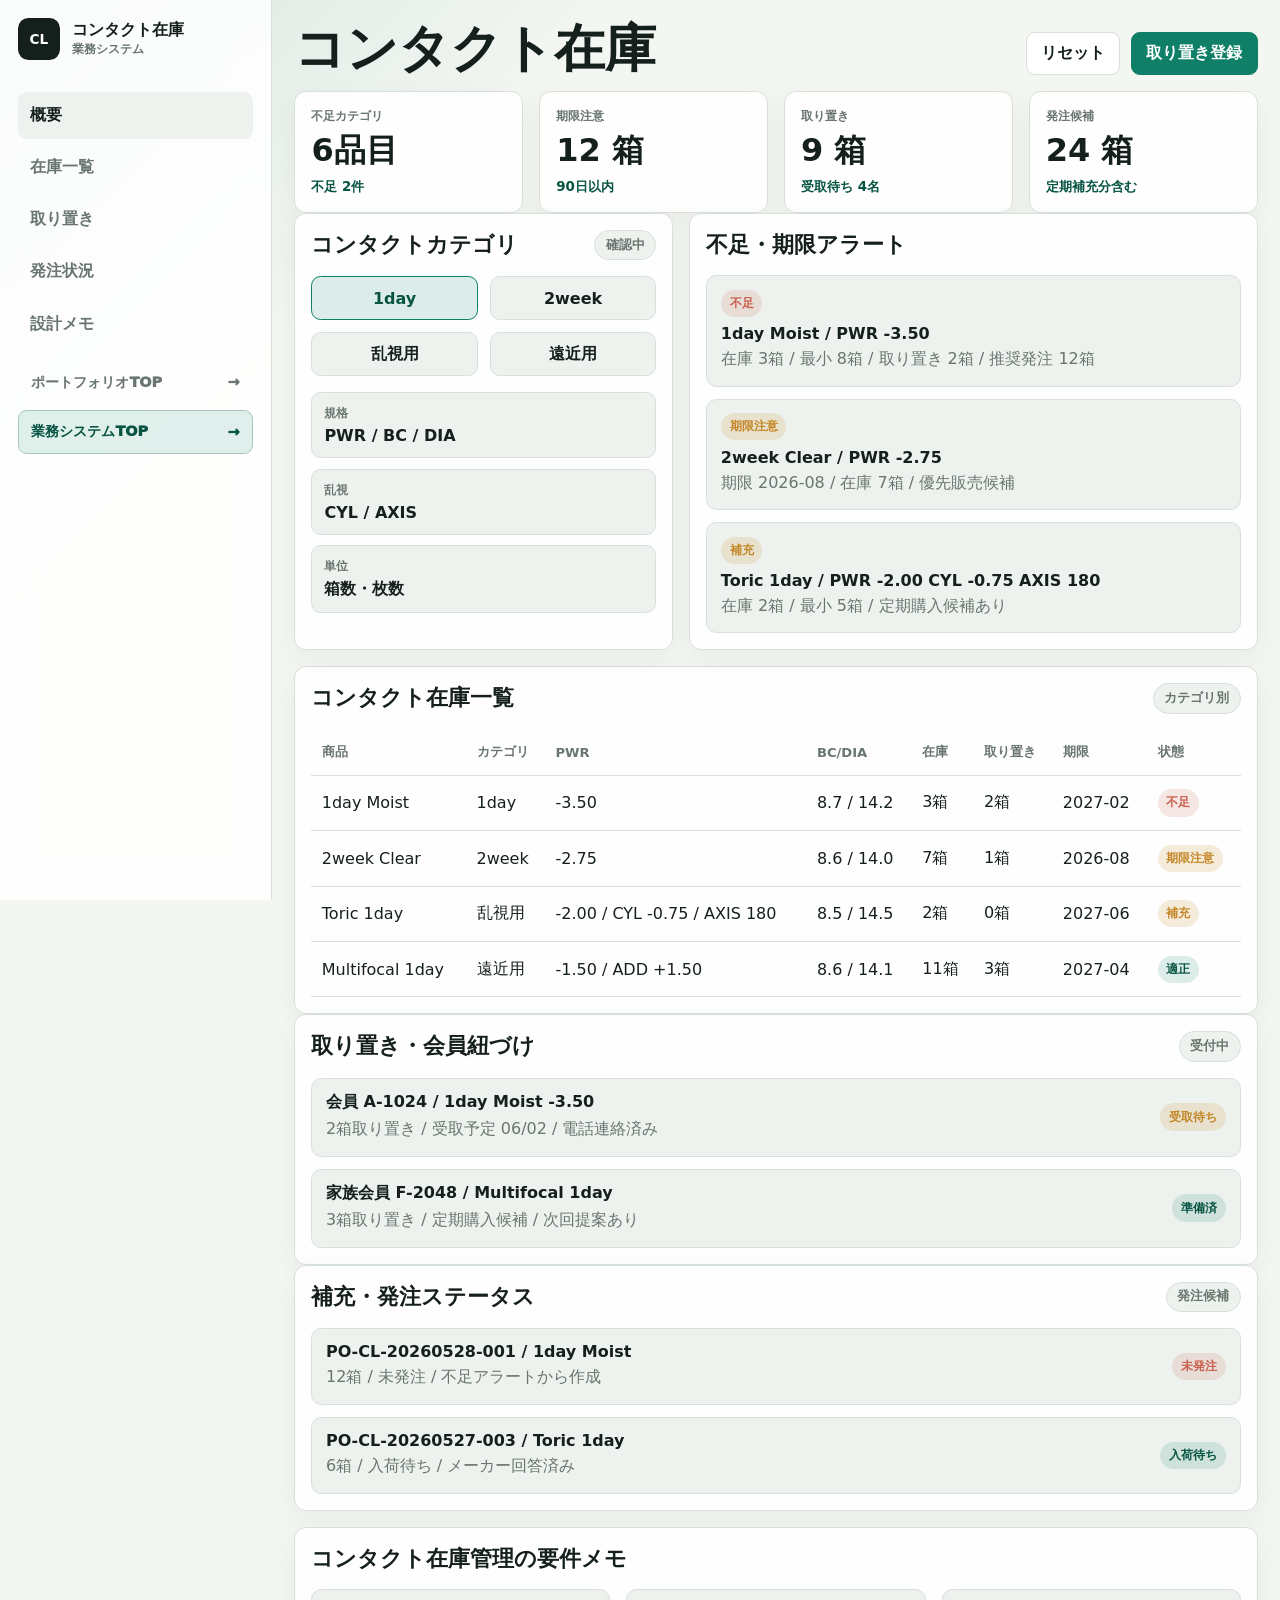
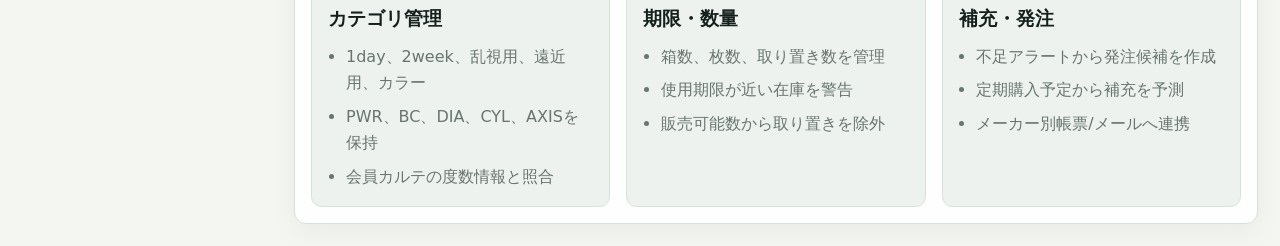
<file: demos/contact-inventory-system.html>
<!doctype html>
<html lang="ja">
  <head>
    <meta charset="UTF-8" />
    <meta name="viewport" content="width=device-width, initial-scale=1.0" />
    <meta
      name="description"
      content="眼鏡店向けのコンタクト在庫画面。カテゴリ在庫、期限、取り置き、補充発注を確認する。"
    />
    <title>コンタクト在庫</title>
    <link rel="stylesheet" href="../src/optical-demo.css" />
  </head>
  <body>
    <div class="app-frame">
      <aside class="side-panel">
        <a class="brand" href="optical-inventory.html">
          <span class="brand-mark">CL</span>
          <span>
            <strong>コンタクト在庫</strong>
            <small>業務システム</small>
          </span>
        </a>
        <nav class="side-nav" aria-label="コンタクト在庫ナビゲーション">
          <a class="active" href="#summary">概要</a>
          <a href="#stock">在庫一覧</a>
          <a href="#reserve">取り置き</a>
          <a href="#orders">発注状況</a>
          <a href="#requirements">設計メモ</a>
        </nav>
        <div class="home-links" aria-label="戻りリンク">
          <a href="../index.html">ポートフォリオTOP</a>
          <a href="optical-inventory.html">業務システムTOP</a>
        </div>
      </aside>

      <main class="workspace">
        <header class="topbar detail-topbar">
          <div>
            <h1>コンタクト在庫</h1>
          </div>
          <div class="top-actions">
            <button type="button" class="ghost-button" id="resetContact">リセット</button>
            <button type="button" class="primary-button" id="reserveContact">取り置き登録</button>
          </div>
        </header>

        <section class="kpi-grid" id="summary">
          <article>
            <span>不足カテゴリ</span>
            <strong id="contactAlertCount">6品目</strong>
            <small>不足 2件</small>
          </article>
          <article>
            <span>期限注意</span>
            <strong>12 箱</strong>
            <small>90日以内</small>
          </article>
          <article>
            <span>取り置き</span>
            <strong id="reservedBoxes">9 箱</strong>
            <small>受取待ち 4名</small>
          </article>
          <article>
            <span>発注候補</span>
            <strong>24 箱</strong>
            <small>定期補充分含む</small>
          </article>
        </section>

        <section class="lens-layout">
          <article class="panel lens-filter-panel">
            <div class="panel-heading">
              <div>
                <h2>コンタクトカテゴリ</h2>
              </div>
              <span class="live-badge" id="contactState">確認中</span>
            </div>
            <div class="search-mode-grid">
              <button type="button" class="active">1day</button>
              <button type="button">2week</button>
              <button type="button">乱視用</button>
              <button type="button">遠近用</button>
            </div>
            <div class="device-spec-grid">
              <div><span>規格</span><strong>PWR / BC / DIA</strong></div>
              <div><span>乱視</span><strong>CYL / AXIS</strong></div>
              <div><span>単位</span><strong>箱数・枚数</strong></div>
            </div>
          </article>

          <article class="panel shortage-panel">
            <div class="panel-heading">
              <div>
                <h2>不足・期限アラート</h2>
              </div>
            </div>
            <div class="alert-list">
              <article>
                <span class="pill danger">不足</span>
                <strong>1day Moist / PWR -3.50</strong>
                <p>在庫 3箱 / 最小 8箱 / 取り置き 2箱 / 推奨発注 12箱</p>
              </article>
              <article>
                <span class="pill warn">期限注意</span>
                <strong>2week Clear / PWR -2.75</strong>
                <p>期限 2026-08 / 在庫 7箱 / 優先販売候補</p>
              </article>
              <article>
                <span class="pill warn">補充</span>
                <strong>Toric 1day / PWR -2.00 CYL -0.75 AXIS 180</strong>
                <p>在庫 2箱 / 最小 5箱 / 定期購入候補あり</p>
              </article>
            </div>
          </article>
        </section>

        <section class="panel lens-matrix-panel" id="stock">
          <div class="panel-heading">
            <div>
              <h2>コンタクト在庫一覧</h2>
            </div>
            <span class="live-badge">カテゴリ別</span>
          </div>
          <div class="table-wrap">
            <table>
              <thead>
                <tr>
                  <th>商品</th>
                  <th>カテゴリ</th>
                  <th>PWR</th>
                  <th>BC/DIA</th>
                  <th>在庫</th>
                  <th>取り置き</th>
                  <th>期限</th>
                  <th>状態</th>
                </tr>
              </thead>
              <tbody>
                <tr>
                  <td>1day Moist</td>
                  <td>1day</td>
                  <td>-3.50</td>
                  <td>8.7 / 14.2</td>
                  <td id="contactStockCritical">3箱</td>
                  <td id="contactReservedRow">2箱</td>
                  <td>2027-02</td>
                  <td><span class="pill danger">不足</span></td>
                </tr>
                <tr>
                  <td>2week Clear</td>
                  <td>2week</td>
                  <td>-2.75</td>
                  <td>8.6 / 14.0</td>
                  <td>7箱</td>
                  <td>1箱</td>
                  <td>2026-08</td>
                  <td><span class="pill warn">期限注意</span></td>
                </tr>
                <tr>
                  <td>Toric 1day</td>
                  <td>乱視用</td>
                  <td>-2.00 / CYL -0.75 / AXIS 180</td>
                  <td>8.5 / 14.5</td>
                  <td>2箱</td>
                  <td>0箱</td>
                  <td>2027-06</td>
                  <td><span class="pill warn">補充</span></td>
                </tr>
                <tr>
                  <td>Multifocal 1day</td>
                  <td>遠近用</td>
                  <td>-1.50 / ADD +1.50</td>
                  <td>8.6 / 14.1</td>
                  <td>11箱</td>
                  <td>3箱</td>
                  <td>2027-04</td>
                  <td><span class="pill ok">適正</span></td>
                </tr>
              </tbody>
            </table>
          </div>
        </section>

        <section class="panel order-status-panel" id="reserve">
          <div class="panel-heading">
            <div>
              <h2>取り置き・会員紐づけ</h2>
            </div>
            <span class="live-badge" id="reserveState">受付中</span>
          </div>
          <div class="history-list">
            <article>
              <div>
                <strong>会員 A-1024 / 1day Moist -3.50</strong>
                <p>2箱取り置き / 受取予定 06/02 / 電話連絡済み</p>
              </div>
              <span class="pill warn">受取待ち</span>
            </article>
            <article>
              <div>
                <strong>家族会員 F-2048 / Multifocal 1day</strong>
                <p>3箱取り置き / 定期購入候補 / 次回提案あり</p>
              </div>
              <span class="pill ok">準備済</span>
            </article>
          </div>
        </section>

        <section class="panel order-status-panel" id="orders">
          <div class="panel-heading">
            <div>
              <h2>補充・発注ステータス</h2>
            </div>
            <span class="live-badge" id="contactOrderState">発注候補</span>
          </div>
          <div class="history-list">
            <article>
              <div>
                <strong>PO-CL-20260528-001 / 1day Moist</strong>
                <p>12箱 / 未発注 / 不足アラートから作成</p>
              </div>
              <span class="pill danger" id="contactOrderStatus">未発注</span>
            </article>
            <article>
              <div>
                <strong>PO-CL-20260527-003 / Toric 1day</strong>
                <p>6箱 / 入荷待ち / メーカー回答済み</p>
              </div>
              <span class="pill ok">入荷待ち</span>
            </article>
          </div>
        </section>

        <section class="panel requirements-panel" id="requirements">
          <div class="panel-heading">
            <div>
              <h2>コンタクト在庫管理の要件メモ</h2>
            </div>
          </div>
          <div class="requirements-grid">
            <article>
              <h3>カテゴリ管理</h3>
              <ul>
                <li>1day、2week、乱視用、遠近用、カラー</li>
                <li>PWR、BC、DIA、CYL、AXISを保持</li>
                <li>会員カルテの度数情報と照合</li>
              </ul>
            </article>
            <article>
              <h3>期限・数量</h3>
              <ul>
                <li>箱数、枚数、取り置き数を管理</li>
                <li>使用期限が近い在庫を警告</li>
                <li>販売可能数から取り置きを除外</li>
              </ul>
            </article>
            <article>
              <h3>補充・発注</h3>
              <ul>
                <li>不足アラートから発注候補を作成</li>
                <li>定期購入予定から補充を予測</li>
                <li>メーカー別帳票/メールへ連携</li>
              </ul>
            </article>
          </div>
        </section>
      </main>
    </div>

    <script src="../src/contact-inventory-system.js"></script>
  </body>
</html>
</file>
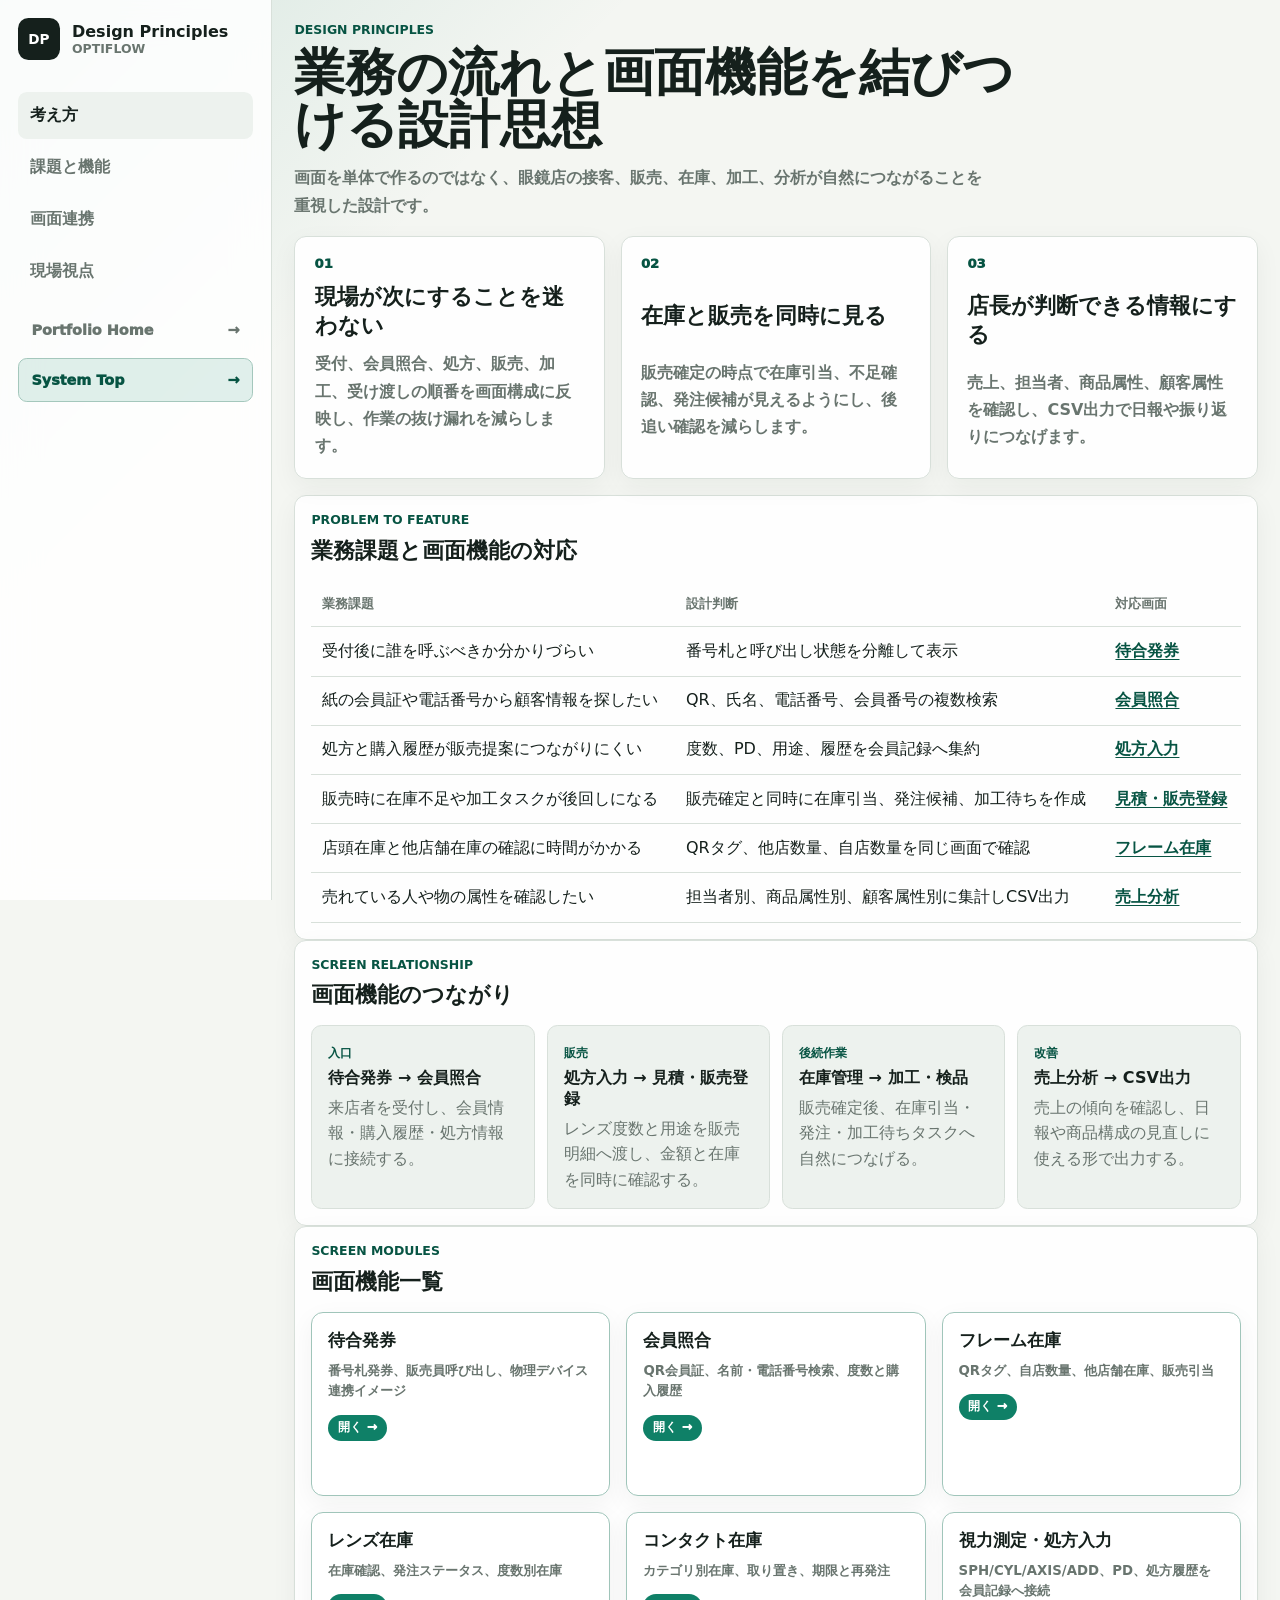
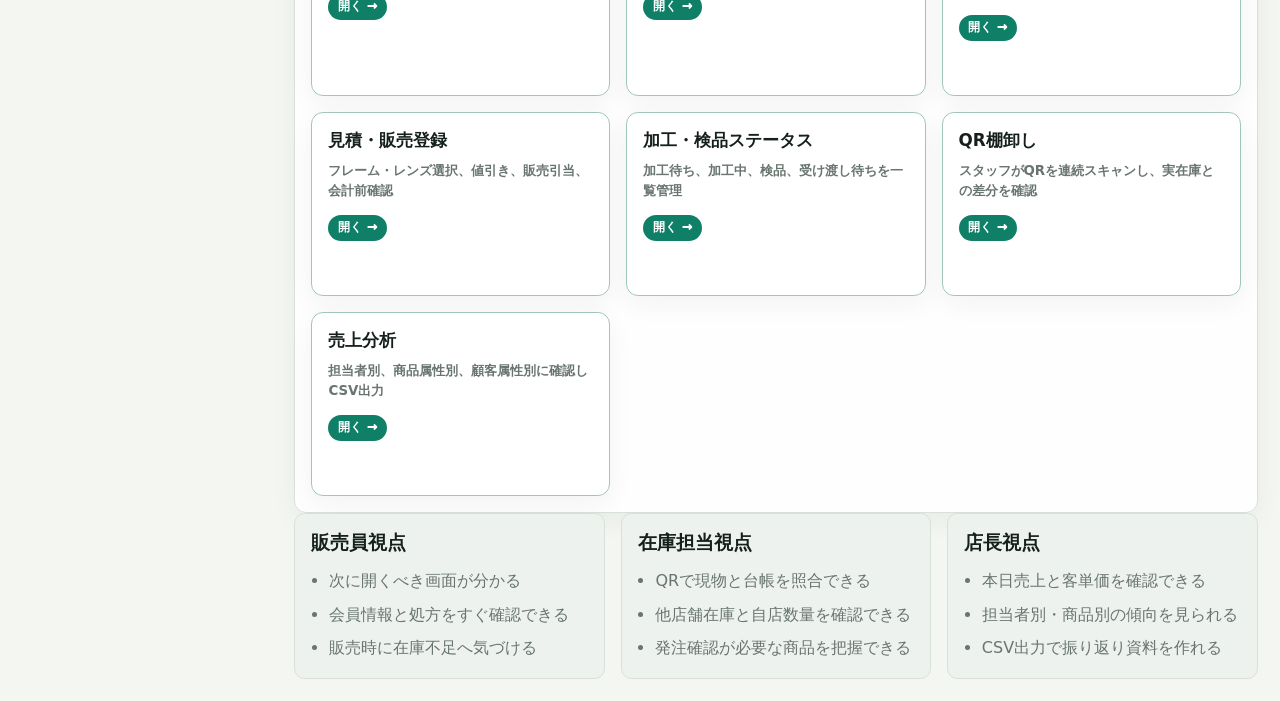
<file: demos/design-principles.html>
<!doctype html>
<html lang="ja">
  <head>
    <meta charset="UTF-8" />
    <meta name="viewport" content="width=device-width, initial-scale=1.0" />
    <meta
      name="description"
      content="Design principles and screen-function mapping for OptiFlow Retail Suite."
    />
    <title>OptiFlow Design Principles</title>
    <link rel="stylesheet" href="../src/optical-demo.css" />
  </head>
  <body>
    <div class="app-frame">
      <aside class="side-panel">
        <a class="brand" href="optical-inventory.html">
          <span class="brand-mark">DP</span>
          <span>
            <strong>Design Principles</strong>
            <small>OptiFlow</small>
          </span>
        </a>
        <nav class="side-nav" aria-label="Design principles navigation">
          <a class="active" href="#concept">考え方</a>
          <a href="#mapping">課題と機能</a>
          <a href="#flow">画面連携</a>
          <a href="#operations">現場視点</a>
        </nav>
        <div class="home-links" aria-label="Home links">
          <a href="../index.html">Portfolio Home</a>
          <a href="optical-inventory.html">System Top</a>
        </div>
      </aside>

      <main class="workspace">
        <header class="topbar detail-topbar">
          <div>
            <p class="eyebrow">Design principles</p>
            <h1>業務の流れと画面機能を結びつける設計思想</h1>
            <p class="topbar-lead">画面を単体で作るのではなく、眼鏡店の接客、販売、在庫、加工、分析が自然につながることを重視した設計です。</p>
          </div>
        </header>

        <section class="principle-hero" id="concept">
          <article>
            <span>01</span>
            <strong>現場が次にすることを迷わない</strong>
            <p>受付、会員照合、処方、販売、加工、受け渡しの順番を画面構成に反映し、作業の抜け漏れを減らします。</p>
          </article>
          <article>
            <span>02</span>
            <strong>在庫と販売を同時に見る</strong>
            <p>販売確定の時点で在庫引当、不足確認、発注候補が見えるようにし、後追い確認を減らします。</p>
          </article>
          <article>
            <span>03</span>
            <strong>店長が判断できる情報にする</strong>
            <p>売上、担当者、商品属性、顧客属性を確認し、CSV出力で日報や振り返りにつなげます。</p>
          </article>
        </section>

        <section class="panel" id="mapping">
          <div class="panel-heading">
            <div>
              <p class="eyebrow">Problem to feature</p>
              <h2>業務課題と画面機能の対応</h2>
            </div>
          </div>
          <div class="table-wrap">
            <table>
              <thead>
                <tr>
                  <th>業務課題</th>
                  <th>設計判断</th>
                  <th>対応画面</th>
                </tr>
              </thead>
              <tbody>
                <tr>
                  <td>受付後に誰を呼ぶべきか分かりづらい</td>
                  <td>番号札と呼び出し状態を分離して表示</td>
                  <td><a class="table-link" href="queue-ticket-system.html">待合発券</a></td>
                </tr>
                <tr>
                  <td>紙の会員証や電話番号から顧客情報を探したい</td>
                  <td>QR、氏名、電話番号、会員番号の複数検索</td>
                  <td><a class="table-link" href="member-lookup-system.html">会員照合</a></td>
                </tr>
                <tr>
                  <td>処方と購入履歴が販売提案につながりにくい</td>
                  <td>度数、PD、用途、履歴を会員記録へ集約</td>
                  <td><a class="table-link" href="prescription-input-system.html">処方入力</a></td>
                </tr>
                <tr>
                  <td>販売時に在庫不足や加工タスクが後回しになる</td>
                  <td>販売確定と同時に在庫引当、発注候補、加工待ちを作成</td>
                  <td><a class="table-link" href="sales-registration-system.html">見積・販売登録</a></td>
                </tr>
                <tr>
                  <td>店頭在庫と他店舗在庫の確認に時間がかかる</td>
                  <td>QRタグ、他店数量、自店数量を同じ画面で確認</td>
                  <td><a class="table-link" href="frame-inventory-system.html">フレーム在庫</a></td>
                </tr>
                <tr>
                  <td>売れている人や物の属性を確認したい</td>
                  <td>担当者別、商品属性別、顧客属性別に集計しCSV出力</td>
                  <td><a class="table-link" href="sales-analytics-system.html">売上分析</a></td>
                </tr>
              </tbody>
            </table>
          </div>
        </section>

        <section class="panel" id="flow">
          <div class="panel-heading">
            <div>
              <p class="eyebrow">Screen relationship</p>
              <h2>画面機能のつながり</h2>
            </div>
          </div>
          <div class="function-map">
            <article>
              <span>入口</span>
              <strong>待合発券 → 会員照合</strong>
              <p>来店者を受付し、会員情報・購入履歴・処方情報に接続する。</p>
            </article>
            <article>
              <span>販売</span>
              <strong>処方入力 → 見積・販売登録</strong>
              <p>レンズ度数と用途を販売明細へ渡し、金額と在庫を同時に確認する。</p>
            </article>
            <article>
              <span>後続作業</span>
              <strong>在庫管理 → 加工・検品</strong>
              <p>販売確定後、在庫引当・発注・加工待ちタスクへ自然につなげる。</p>
            </article>
            <article>
              <span>改善</span>
              <strong>売上分析 → CSV出力</strong>
              <p>売上の傾向を確認し、日報や商品構成の見直しに使える形で出力する。</p>
            </article>
          </div>
        </section>

        <section class="panel">
          <div class="panel-heading">
            <div>
              <p class="eyebrow">Screen modules</p>
              <h2>画面機能一覧</h2>
            </div>
          </div>
          <div class="roadmap-grid">
            <a class="roadmap-item is-ready" href="queue-ticket-system.html">
              <strong>待合発券</strong>
              <small>番号札発券、販売員呼び出し、物理デバイス連携イメージ</small>
            </a>
            <a class="roadmap-item is-ready" href="member-lookup-system.html">
              <strong>会員照合</strong>
              <small>QR会員証、名前・電話番号検索、度数と購入履歴</small>
            </a>
            <a class="roadmap-item is-ready" href="frame-inventory-system.html">
              <strong>フレーム在庫</strong>
              <small>QRタグ、自店数量、他店舗在庫、販売引当</small>
            </a>
            <a class="roadmap-item is-ready" href="lens-inventory-system.html">
              <strong>レンズ在庫</strong>
              <small>在庫確認、発注ステータス、度数別在庫</small>
            </a>
            <a class="roadmap-item is-ready" href="contact-inventory-system.html">
              <strong>コンタクト在庫</strong>
              <small>カテゴリ別在庫、取り置き、期限と再発注</small>
            </a>
            <a class="roadmap-item is-ready" href="prescription-input-system.html">
              <strong>視力測定・処方入力</strong>
              <small>SPH/CYL/AXIS/ADD、PD、処方履歴を会員記録へ接続</small>
            </a>
            <a class="roadmap-item is-ready" href="sales-registration-system.html">
              <strong>見積・販売登録</strong>
              <small>フレーム・レンズ選択、値引き、販売引当、会計前確認</small>
            </a>
            <a class="roadmap-item is-ready" href="processing-inspection-system.html">
              <strong>加工・検品ステータス</strong>
              <small>加工待ち、加工中、検品、受け渡し待ちを一覧管理</small>
            </a>
            <a class="roadmap-item is-ready" href="qr-stocktake-system.html">
              <strong>QR棚卸し</strong>
              <small>スタッフがQRを連続スキャンし、実在庫との差分を確認</small>
            </a>
            <a class="roadmap-item is-ready" href="sales-analytics-system.html">
              <strong>売上分析</strong>
              <small>担当者別、商品属性別、顧客属性別に確認しCSV出力</small>
            </a>
          </div>
        </section>

        <section class="requirements-grid" id="operations">
          <article>
            <h3>販売員視点</h3>
            <ul>
              <li>次に開くべき画面が分かる</li>
              <li>会員情報と処方をすぐ確認できる</li>
              <li>販売時に在庫不足へ気づける</li>
            </ul>
          </article>
          <article>
            <h3>在庫担当視点</h3>
            <ul>
              <li>QRで現物と台帳を照合できる</li>
              <li>他店舗在庫と自店数量を確認できる</li>
              <li>発注確認が必要な商品を把握できる</li>
            </ul>
          </article>
          <article>
            <h3>店長視点</h3>
            <ul>
              <li>本日売上と客単価を確認できる</li>
              <li>担当者別・商品別の傾向を見られる</li>
              <li>CSV出力で振り返り資料を作れる</li>
            </ul>
          </article>
        </section>
      </main>
    </div>
  </body>
</html>
</file>
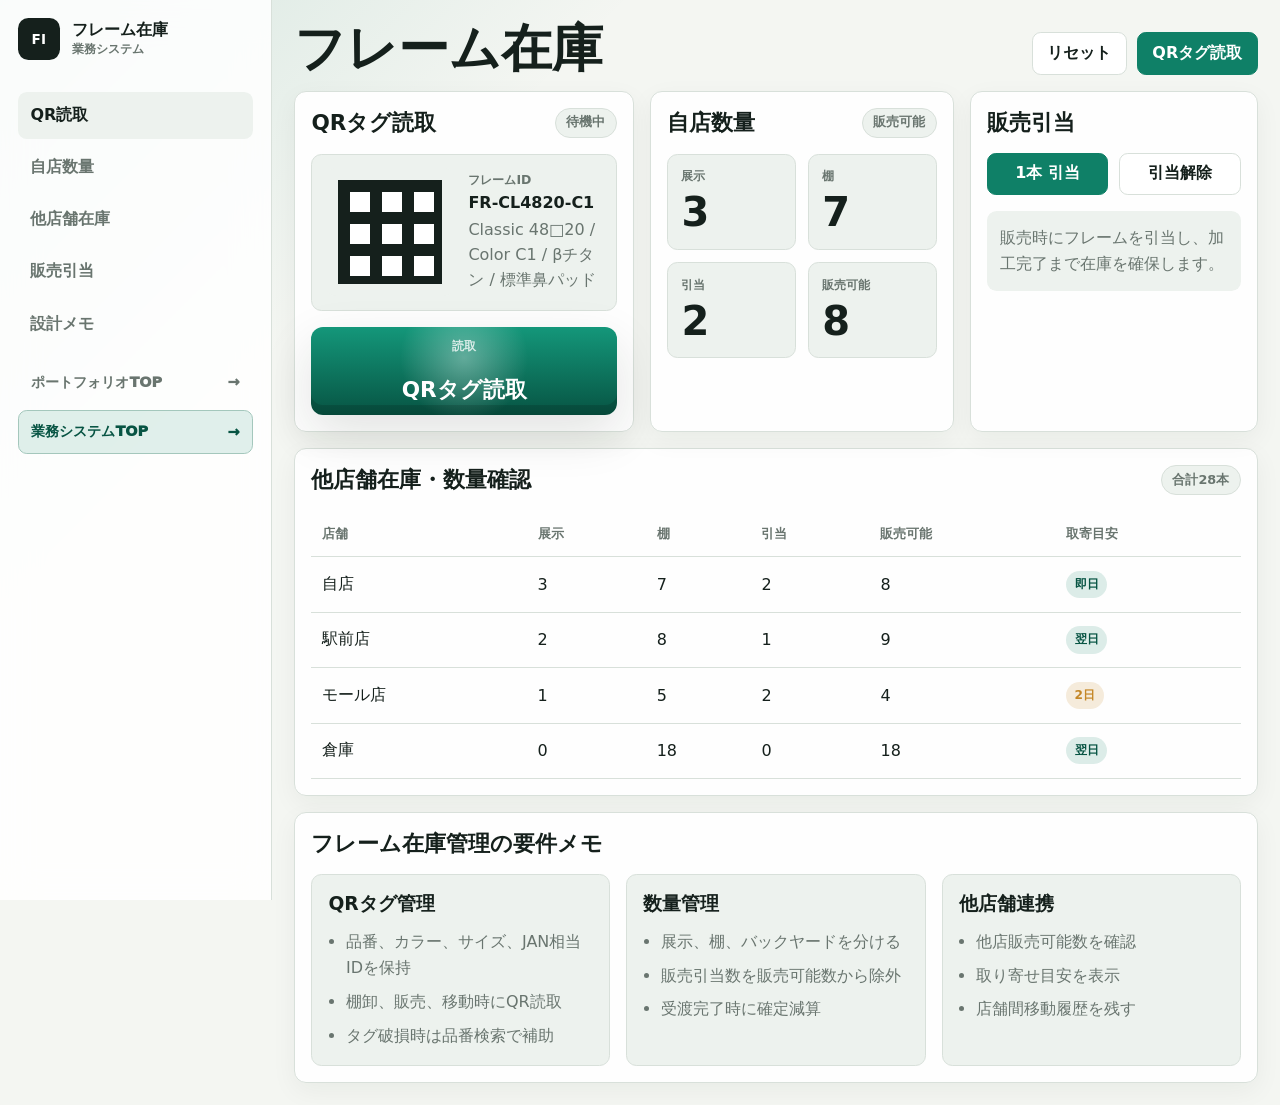
<file: demos/frame-inventory-system.html>
<!doctype html>
<html lang="ja">
  <head>
    <meta charset="UTF-8" />
    <meta name="viewport" content="width=device-width, initial-scale=1.0" />
    <meta
      name="description"
      content="眼鏡店向けのフレーム在庫画面。QRタグ、自店数量、他店舗在庫、販売引当を確認する。"
    />
    <title>フレーム在庫</title>
    <link rel="stylesheet" href="../src/optical-demo.css" />
  </head>
  <body>
    <div class="app-frame">
      <aside class="side-panel">
        <a class="brand" href="optical-inventory.html">
          <span class="brand-mark">FI</span>
          <span>
            <strong>フレーム在庫</strong>
            <small>業務システム</small>
          </span>
        </a>
        <nav class="side-nav" aria-label="フレーム在庫ナビゲーション">
          <a class="active" href="#scan">QR読取</a>
          <a href="#stock">自店数量</a>
          <a href="#stores">他店舗在庫</a>
          <a href="#allocation">販売引当</a>
          <a href="#requirements">設計メモ</a>
        </nav>
        <div class="home-links" aria-label="戻りリンク">
          <a href="../index.html">ポートフォリオTOP</a>
          <a href="optical-inventory.html">業務システムTOP</a>
        </div>
      </aside>

      <main class="workspace">
        <header class="topbar detail-topbar">
          <div>
            <h1>フレーム在庫</h1>
          </div>
          <div class="top-actions">
            <button type="button" class="ghost-button" id="resetFrame">リセット</button>
            <button type="button" class="primary-button" id="scanFrame">QRタグ読取</button>
          </div>
        </header>

        <section class="frame-layout">
          <article class="panel frame-scan-panel" id="scan">
            <div class="panel-heading">
              <div>
                <h2>QRタグ読取</h2>
              </div>
              <span class="live-badge" id="frameScanState">待機中</span>
            </div>
            <div class="frame-tag-card">
              <div class="qr-box large" aria-label="Frame QR tag preview"></div>
              <div>
                <span>フレームID</span>
                <strong id="frameId">FR-CL4820-C1</strong>
                <p>Classic 48□20 / Color C1 / βチタン / 標準鼻パッド</p>
              </div>
            </div>
            <button type="button" class="device-button compact" id="scanFrameButton">
              <span>読取</span>
              <strong>QRタグ読取</strong>
            </button>
          </article>

          <article class="panel stock-summary-panel" id="stock">
            <div class="panel-heading">
              <div>
                <h2>自店数量</h2>
              </div>
              <span class="live-badge" id="stockState">販売可能</span>
            </div>
            <div class="stock-metrics">
              <div><span>展示</span><strong id="displayQty">3</strong></div>
              <div><span>棚</span><strong id="shelfQty">7</strong></div>
              <div><span>引当</span><strong id="allocatedQty">2</strong></div>
              <div><span>販売可能</span><strong id="availableQty">8</strong></div>
            </div>
          </article>

          <article class="panel allocation-panel" id="allocation">
            <div class="panel-heading">
              <div>
                <h2>販売引当</h2>
              </div>
            </div>
            <div class="allocation-actions">
              <button type="button" class="primary-button" id="allocateFrame">1本 引当</button>
              <button type="button" class="ghost-button" id="releaseFrame">引当解除</button>
            </div>
            <p class="announcement" id="allocationMessage">
              販売時にフレームを引当し、加工完了まで在庫を確保します。
            </p>
          </article>
        </section>

        <section class="panel other-store-panel" id="stores">
          <div class="panel-heading">
            <div>
              <h2>他店舗在庫・数量確認</h2>
            </div>
            <span class="live-badge">合計28本</span>
          </div>
          <div class="table-wrap">
            <table>
              <thead>
                <tr>
                  <th>店舗</th>
                  <th>展示</th>
                  <th>棚</th>
                  <th>引当</th>
                  <th>販売可能</th>
                  <th>取寄目安</th>
                </tr>
              </thead>
              <tbody>
                <tr>
                  <td>自店</td>
                  <td>3</td>
                  <td>7</td>
                  <td id="tableAllocated">2</td>
                  <td id="tableAvailable">8</td>
                  <td><span class="pill ok">即日</span></td>
                </tr>
                <tr>
                  <td>駅前店</td>
                  <td>2</td>
                  <td>8</td>
                  <td>1</td>
                  <td>9</td>
                  <td><span class="pill ok">翌日</span></td>
                </tr>
                <tr>
                  <td>モール店</td>
                  <td>1</td>
                  <td>5</td>
                  <td>2</td>
                  <td>4</td>
                  <td><span class="pill warn">2日</span></td>
                </tr>
                <tr>
                  <td>倉庫</td>
                  <td>0</td>
                  <td>18</td>
                  <td>0</td>
                  <td>18</td>
                  <td><span class="pill ok">翌日</span></td>
                </tr>
              </tbody>
            </table>
          </div>
        </section>

        <section class="panel requirements-panel" id="requirements">
          <div class="panel-heading">
            <div>
              <h2>フレーム在庫管理の要件メモ</h2>
            </div>
          </div>
          <div class="requirements-grid">
            <article>
              <h3>QRタグ管理</h3>
              <ul>
                <li>品番、カラー、サイズ、JAN相当IDを保持</li>
                <li>棚卸、販売、移動時にQR読取</li>
                <li>タグ破損時は品番検索で補助</li>
              </ul>
            </article>
            <article>
              <h3>数量管理</h3>
              <ul>
                <li>展示、棚、バックヤードを分ける</li>
                <li>販売引当数を販売可能数から除外</li>
                <li>受渡完了時に確定減算</li>
              </ul>
            </article>
            <article>
              <h3>他店舗連携</h3>
              <ul>
                <li>他店販売可能数を確認</li>
                <li>取り寄せ目安を表示</li>
                <li>店舗間移動履歴を残す</li>
              </ul>
            </article>
          </div>
        </section>
      </main>
    </div>

    <script src="../src/frame-inventory-system.js"></script>
  </body>
</html>
</file>
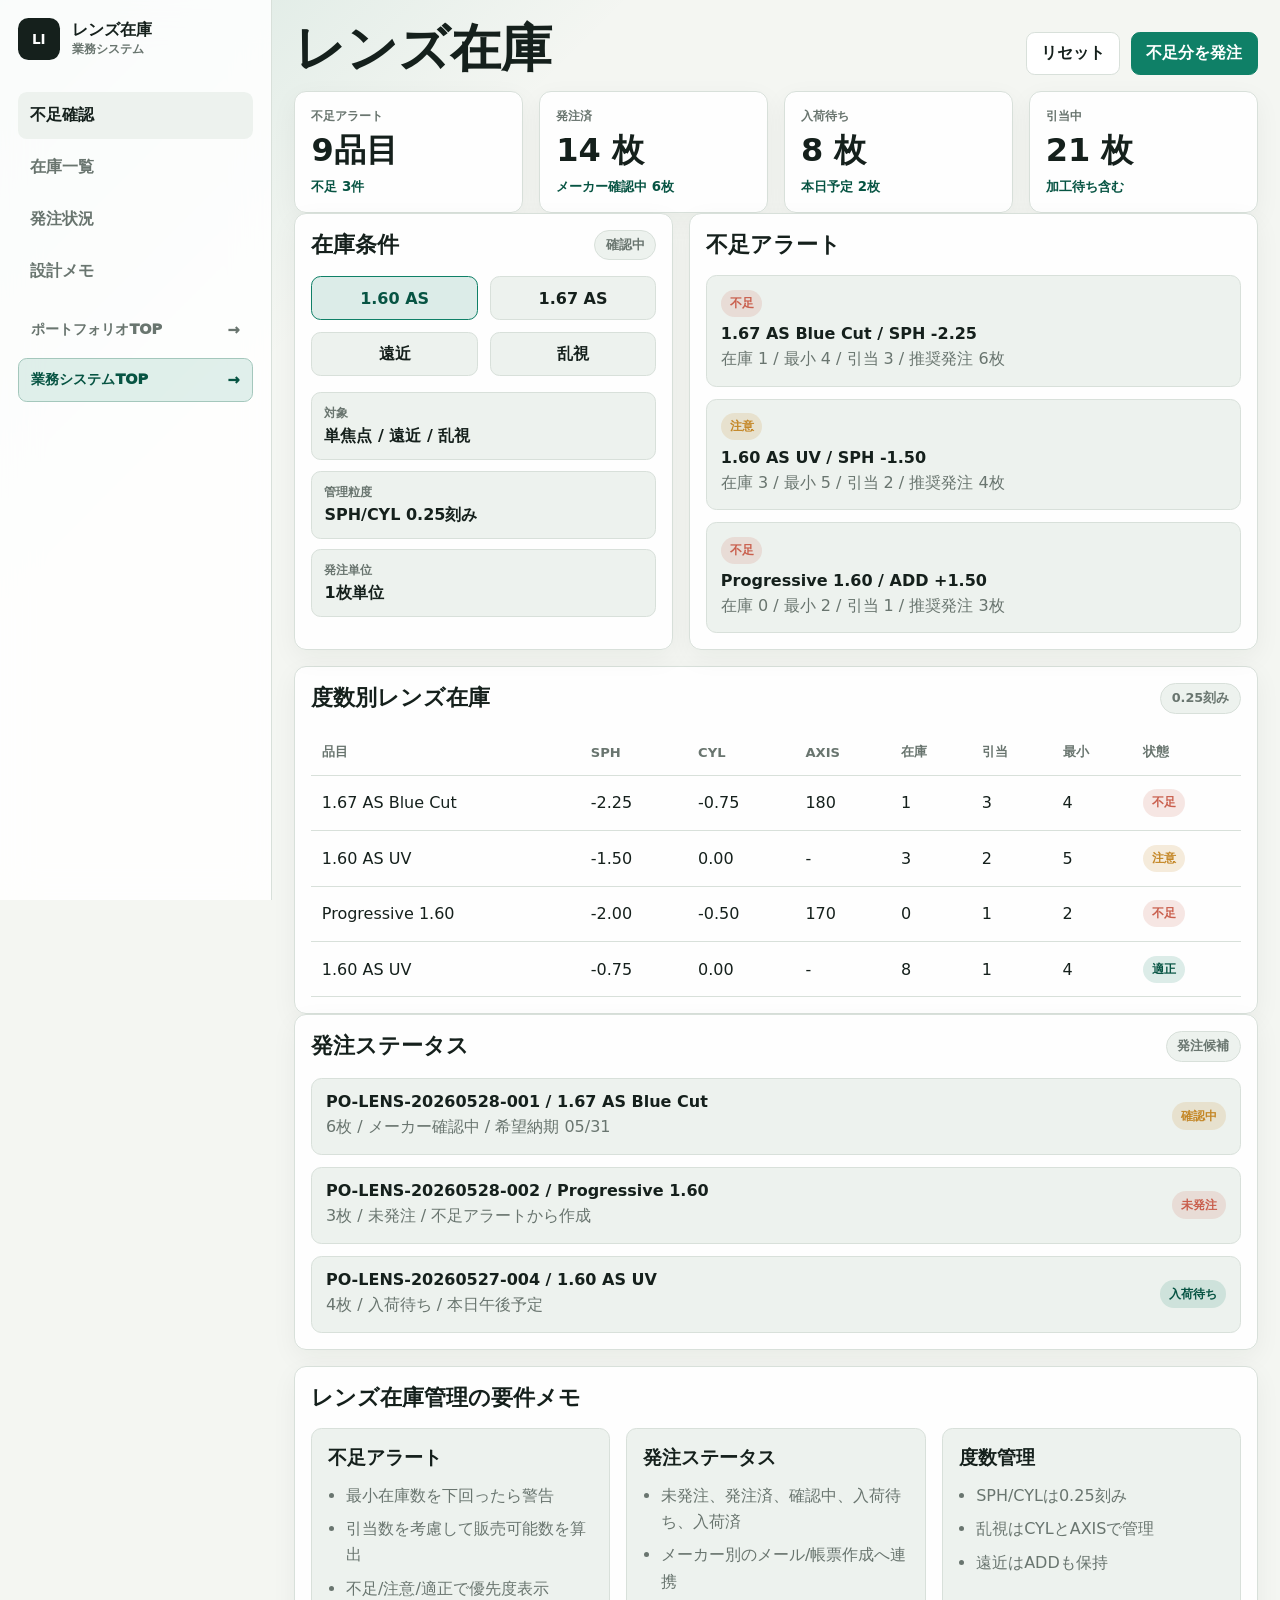
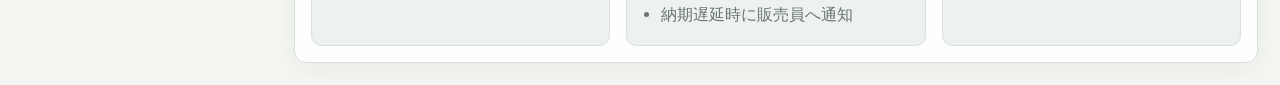
<file: demos/lens-inventory-system.html>
<!doctype html>
<html lang="ja">
  <head>
    <meta charset="UTF-8" />
    <meta name="viewport" content="width=device-width, initial-scale=1.0" />
    <meta
      name="description"
      content="眼鏡店向けのレンズ在庫画面。度数別在庫、不足アラート、発注ステータスを確認する。"
    />
    <title>レンズ在庫</title>
    <link rel="stylesheet" href="../src/optical-demo.css" />
  </head>
  <body>
    <div class="app-frame">
      <aside class="side-panel">
        <a class="brand" href="optical-inventory.html">
          <span class="brand-mark">LI</span>
          <span>
            <strong>レンズ在庫</strong>
            <small>業務システム</small>
          </span>
        </a>
        <nav class="side-nav" aria-label="レンズ在庫ナビゲーション">
          <a class="active" href="#alerts">不足確認</a>
          <a href="#matrix">在庫一覧</a>
          <a href="#orders">発注状況</a>
          <a href="#requirements">設計メモ</a>
        </nav>
        <div class="home-links" aria-label="戻りリンク">
          <a href="../index.html">ポートフォリオTOP</a>
          <a href="optical-inventory.html">業務システムTOP</a>
        </div>
      </aside>

      <main class="workspace">
        <header class="topbar detail-topbar">
          <div>
            <h1>レンズ在庫</h1>
          </div>
          <div class="top-actions">
            <button type="button" class="ghost-button" id="resetLens">リセット</button>
            <button type="button" class="primary-button" id="createLensOrder">不足分を発注</button>
          </div>
        </header>

        <section class="kpi-grid" id="alerts">
          <article>
            <span>不足アラート</span>
            <strong id="alertCount">9品目</strong>
            <small>不足 3件</small>
          </article>
          <article>
            <span>発注済</span>
            <strong id="orderedCount">14 枚</strong>
            <small>メーカー確認中 6枚</small>
          </article>
          <article>
            <span>入荷待ち</span>
            <strong>8 枚</strong>
            <small>本日予定 2枚</small>
          </article>
          <article>
            <span>引当中</span>
            <strong>21 枚</strong>
            <small>加工待ち含む</small>
          </article>
        </section>

        <section class="lens-layout">
          <article class="panel lens-filter-panel">
            <div class="panel-heading">
              <div>
                <h2>在庫条件</h2>
              </div>
              <span class="live-badge" id="lensState">確認中</span>
            </div>
            <div class="search-mode-grid">
              <button type="button" class="active">1.60 AS</button>
              <button type="button">1.67 AS</button>
              <button type="button">遠近</button>
              <button type="button">乱視</button>
            </div>
            <div class="device-spec-grid">
              <div><span>対象</span><strong>単焦点 / 遠近 / 乱視</strong></div>
              <div><span>管理粒度</span><strong>SPH/CYL 0.25刻み</strong></div>
              <div><span>発注単位</span><strong>1枚単位</strong></div>
            </div>
          </article>

          <article class="panel shortage-panel">
            <div class="panel-heading">
              <div>
                <h2>不足アラート</h2>
              </div>
            </div>
            <div class="alert-list">
              <article>
                <span class="pill danger">不足</span>
                <strong>1.67 AS Blue Cut / SPH -2.25</strong>
                <p>在庫 1 / 最小 4 / 引当 3 / 推奨発注 6枚</p>
              </article>
              <article>
                <span class="pill warn">注意</span>
                <strong>1.60 AS UV / SPH -1.50</strong>
                <p>在庫 3 / 最小 5 / 引当 2 / 推奨発注 4枚</p>
              </article>
              <article>
                <span class="pill danger">不足</span>
                <strong>Progressive 1.60 / ADD +1.50</strong>
                <p>在庫 0 / 最小 2 / 引当 1 / 推奨発注 3枚</p>
              </article>
            </div>
          </article>
        </section>

        <section class="panel lens-matrix-panel" id="matrix">
          <div class="panel-heading">
            <div>
              <h2>度数別レンズ在庫</h2>
            </div>
            <span class="live-badge">0.25刻み</span>
          </div>
          <div class="table-wrap">
            <table>
              <thead>
                <tr>
                  <th>品目</th>
                  <th>SPH</th>
                  <th>CYL</th>
                  <th>AXIS</th>
                  <th>在庫</th>
                  <th>引当</th>
                  <th>最小</th>
                  <th>状態</th>
                </tr>
              </thead>
              <tbody>
                <tr>
                  <td>1.67 AS Blue Cut</td>
                  <td>-2.25</td>
                  <td>-0.75</td>
                  <td>180</td>
                  <td id="lensStockCritical">1</td>
                  <td>3</td>
                  <td>4</td>
                  <td><span class="pill danger">不足</span></td>
                </tr>
                <tr>
                  <td>1.60 AS UV</td>
                  <td>-1.50</td>
                  <td>0.00</td>
                  <td>-</td>
                  <td>3</td>
                  <td>2</td>
                  <td>5</td>
                  <td><span class="pill warn">注意</span></td>
                </tr>
                <tr>
                  <td>Progressive 1.60</td>
                  <td>-2.00</td>
                  <td>-0.50</td>
                  <td>170</td>
                  <td>0</td>
                  <td>1</td>
                  <td>2</td>
                  <td><span class="pill danger">不足</span></td>
                </tr>
                <tr>
                  <td>1.60 AS UV</td>
                  <td>-0.75</td>
                  <td>0.00</td>
                  <td>-</td>
                  <td>8</td>
                  <td>1</td>
                  <td>4</td>
                  <td><span class="pill ok">適正</span></td>
                </tr>
              </tbody>
            </table>
          </div>
        </section>

        <section class="panel order-status-panel" id="orders">
          <div class="panel-heading">
            <div>
              <h2>発注ステータス</h2>
            </div>
            <span class="live-badge" id="orderState">発注候補</span>
          </div>
          <div class="history-list">
            <article>
              <div>
                <strong>PO-LENS-20260528-001 / 1.67 AS Blue Cut</strong>
                <p>6枚 / メーカー確認中 / 希望納期 05/31</p>
              </div>
              <span class="pill warn" id="firstOrderStatus">確認中</span>
            </article>
            <article>
              <div>
                <strong>PO-LENS-20260528-002 / Progressive 1.60</strong>
                <p>3枚 / 未発注 / 不足アラートから作成</p>
              </div>
              <span class="pill danger" id="secondOrderStatus">未発注</span>
            </article>
            <article>
              <div>
                <strong>PO-LENS-20260527-004 / 1.60 AS UV</strong>
                <p>4枚 / 入荷待ち / 本日午後予定</p>
              </div>
              <span class="pill ok">入荷待ち</span>
            </article>
          </div>
        </section>

        <section class="panel requirements-panel" id="requirements">
          <div class="panel-heading">
            <div>
              <h2>レンズ在庫管理の要件メモ</h2>
            </div>
          </div>
          <div class="requirements-grid">
            <article>
              <h3>不足アラート</h3>
              <ul>
                <li>最小在庫数を下回ったら警告</li>
                <li>引当数を考慮して販売可能数を算出</li>
                <li>不足/注意/適正で優先度表示</li>
              </ul>
            </article>
            <article>
              <h3>発注ステータス</h3>
              <ul>
                <li>未発注、発注済、確認中、入荷待ち、入荷済</li>
                <li>メーカー別のメール/帳票作成へ連携</li>
                <li>納期遅延時に販売員へ通知</li>
              </ul>
            </article>
            <article>
              <h3>度数管理</h3>
              <ul>
                <li>SPH/CYLは0.25刻み</li>
                <li>乱視はCYLとAXISで管理</li>
                <li>遠近はADDも保持</li>
              </ul>
            </article>
          </div>
        </section>
      </main>
    </div>

    <script src="../src/lens-inventory-system.js"></script>
  </body>
</html>
</file>
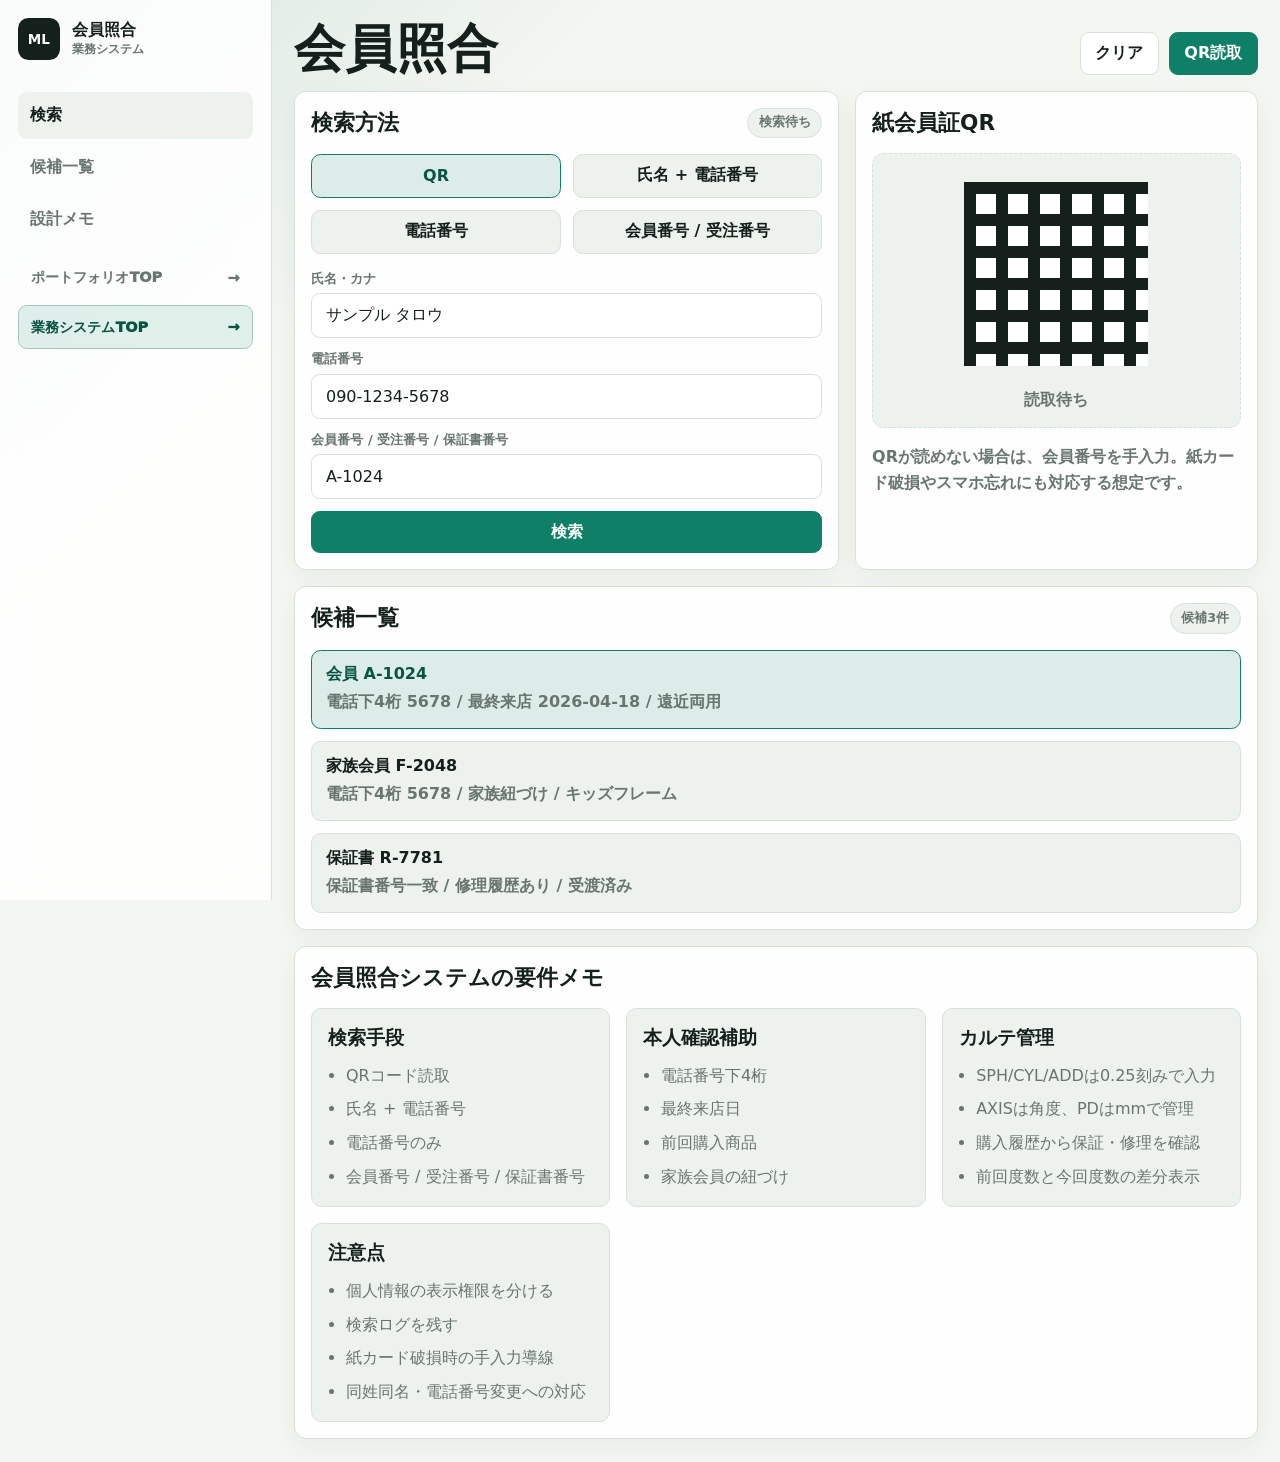
<file: demos/member-lookup-system.html>
<!doctype html>
<html lang="ja">
  <head>
    <meta charset="UTF-8" />
    <meta name="viewport" content="width=device-width, initial-scale=1.0" />
    <meta
      name="description"
      content="眼鏡店向けの会員照合画面。QR会員証、氏名、電話番号、会員番号から顧客カルテを確認する。"
    />
    <title>会員照合</title>
    <link rel="stylesheet" href="../src/optical-demo.css" />
  </head>
  <body>
    <div class="app-frame">
      <aside class="side-panel">
        <a class="brand" href="optical-inventory.html">
          <span class="brand-mark">ML</span>
          <span>
            <strong>会員照合</strong>
            <small>業務システム</small>
          </span>
        </a>
        <nav class="side-nav" aria-label="会員照合ナビゲーション">
          <a class="active" href="#search">検索</a>
          <a href="#results">候補一覧</a>
          <a href="#requirements">設計メモ</a>
        </nav>
        <div class="home-links" aria-label="戻りリンク">
          <a href="../index.html">ポートフォリオTOP</a>
          <a href="optical-inventory.html">業務システムTOP</a>
        </div>
      </aside>

      <main class="workspace">
        <header class="topbar detail-topbar">
          <div>
            <h1>会員照合</h1>
          </div>
          <div class="top-actions">
            <button type="button" class="ghost-button" id="clearSearch">クリア</button>
            <button type="button" class="primary-button" id="scanQr">QR読取</button>
          </div>
        </header>

        <section class="lookup-layout" id="search">
          <article class="panel lookup-panel">
            <div class="panel-heading">
              <div>
                <h2>検索方法</h2>
              </div>
              <span class="live-badge" id="lookupState">検索待ち</span>
            </div>
            <div class="search-mode-grid">
              <button type="button" class="active" data-mode="qr">QR</button>
              <button type="button" data-mode="name">氏名 + 電話番号</button>
              <button type="button" data-mode="phone">電話番号</button>
              <button type="button" data-mode="id">会員番号 / 受注番号</button>
            </div>
            <form class="lookup-form" id="lookupForm">
              <label>
                <span>氏名・カナ</span>
                <input name="name" value="サンプル タロウ" autocomplete="off" />
              </label>
              <label>
                <span>電話番号</span>
                <input name="phone" value="090-1234-5678" autocomplete="off" />
              </label>
              <label>
                <span>会員番号 / 受注番号 / 保証書番号</span>
                <input name="memberId" value="A-1024" autocomplete="off" />
              </label>
              <button type="submit" class="primary-button">検索</button>
            </form>
          </article>

          <article class="panel qr-reader-panel">
            <div class="panel-heading">
              <div>
                <h2>紙会員証QR</h2>
              </div>
            </div>
            <div class="qr-scan-frame">
              <div class="qr-box large" aria-label="QRコードの表示例"></div>
              <span id="scanLine">読取待ち</span>
            </div>
            <p class="helper-text">QRが読めない場合は、会員番号を手入力。紙カード破損やスマホ忘れにも対応する想定です。</p>
          </article>
        </section>

        <section class="panel results-panel" id="results">
          <div class="panel-heading">
            <div>
              <h2>候補一覧</h2>
            </div>
            <span class="live-badge" id="resultCount">候補3件</span>
          </div>
          <div class="candidate-list">
            <button type="button" class="candidate-card active" data-member="A-1024" data-member-label="会員 A-1024">
              <strong>会員 A-1024</strong>
              <span>電話下4桁 5678 / 最終来店 2026-04-18 / 遠近両用</span>
            </button>
            <button type="button" class="candidate-card" data-member="F-2048" data-member-label="家族会員 F-2048">
              <strong>家族会員 F-2048</strong>
              <span>電話下4桁 5678 / 家族紐づけ / キッズフレーム</span>
            </button>
            <button type="button" class="candidate-card" data-member="R-7781" data-member-label="保証書 R-7781">
              <strong>保証書 R-7781</strong>
              <span>保証書番号一致 / 修理履歴あり / 受渡済み</span>
            </button>
          </div>
        </section>

        <section class="panel member-record-panel" id="memberRecord" hidden>
          <div class="panel-heading">
            <div>
              <h2>会員カルテ</h2>
            </div>
            <span class="live-badge" id="selectedMember">A-1024</span>
          </div>
          <div class="record-grid">
            <article>
              <h3>レンズ度数</h3>
              <div class="prescription-table-wrap">
                <table class="prescription-table">
                  <thead>
                    <tr>
                      <th>眼</th>
                      <th>SPH</th>
                      <th>CYL</th>
                      <th>AXIS</th>
                      <th>ADD</th>
                    </tr>
                  </thead>
                  <tbody>
                    <tr>
                      <td>R</td>
                      <td>-2.25</td>
                      <td>-0.75</td>
                      <td>180</td>
                      <td>+1.50</td>
                    </tr>
                    <tr>
                      <td>L</td>
                      <td>-2.00</td>
                      <td>-0.50</td>
                      <td>170</td>
                      <td>+1.50</td>
                    </tr>
                  </tbody>
                </table>
              </div>
              <p class="helper-text">SPH/CYL/ADDは0.25刻み、AXISは角度で管理。PDは 63.5mm。</p>
            </article>
            <article>
              <h3>特殊属性</h3>
              <ul class="attribute-list">
                <li>遠近両用提案対象</li>
                <li>ブルーライトカット希望</li>
                <li>鼻パッド調整が必要</li>
                <li>家族会員あり</li>
              </ul>
            </article>
            <article>
              <h3>購入・保証履歴</h3>
              <ul class="attribute-list">
                <li>2026-04-18: 遠近両用セット / 保証中</li>
                <li>2025-11-03: レンズ交換 / 受渡済</li>
                <li>2025-05-22: 鼻パッド交換、ネジ交換</li>
                <li>2024-09-14: コンタクト購入</li>
              </ul>
            </article>
          </div>
        </section>

        <section class="panel requirements-panel" id="requirements">
          <div class="panel-heading">
            <div>
              <h2>会員照合システムの要件メモ</h2>
            </div>
          </div>
          <div class="requirements-grid">
            <article>
              <h3>検索手段</h3>
              <ul>
                <li>QRコード読取</li>
                <li>氏名 + 電話番号</li>
                <li>電話番号のみ</li>
                <li>会員番号 / 受注番号 / 保証書番号</li>
              </ul>
            </article>
            <article>
              <h3>本人確認補助</h3>
              <ul>
                <li>電話番号下4桁</li>
                <li>最終来店日</li>
                <li>前回購入商品</li>
                <li>家族会員の紐づけ</li>
              </ul>
            </article>
            <article>
              <h3>カルテ管理</h3>
              <ul>
                <li>SPH/CYL/ADDは0.25刻みで入力</li>
                <li>AXISは角度、PDはmmで管理</li>
                <li>購入履歴から保証・修理を確認</li>
                <li>前回度数と今回度数の差分表示</li>
              </ul>
            </article>
            <article>
              <h3>注意点</h3>
              <ul>
                <li>個人情報の表示権限を分ける</li>
                <li>検索ログを残す</li>
                <li>紙カード破損時の手入力導線</li>
                <li>同姓同名・電話番号変更への対応</li>
              </ul>
            </article>
          </div>
        </section>

      </main>
    </div>

    <script src="../src/member-lookup-system.js"></script>
  </body>
</html>
</file>
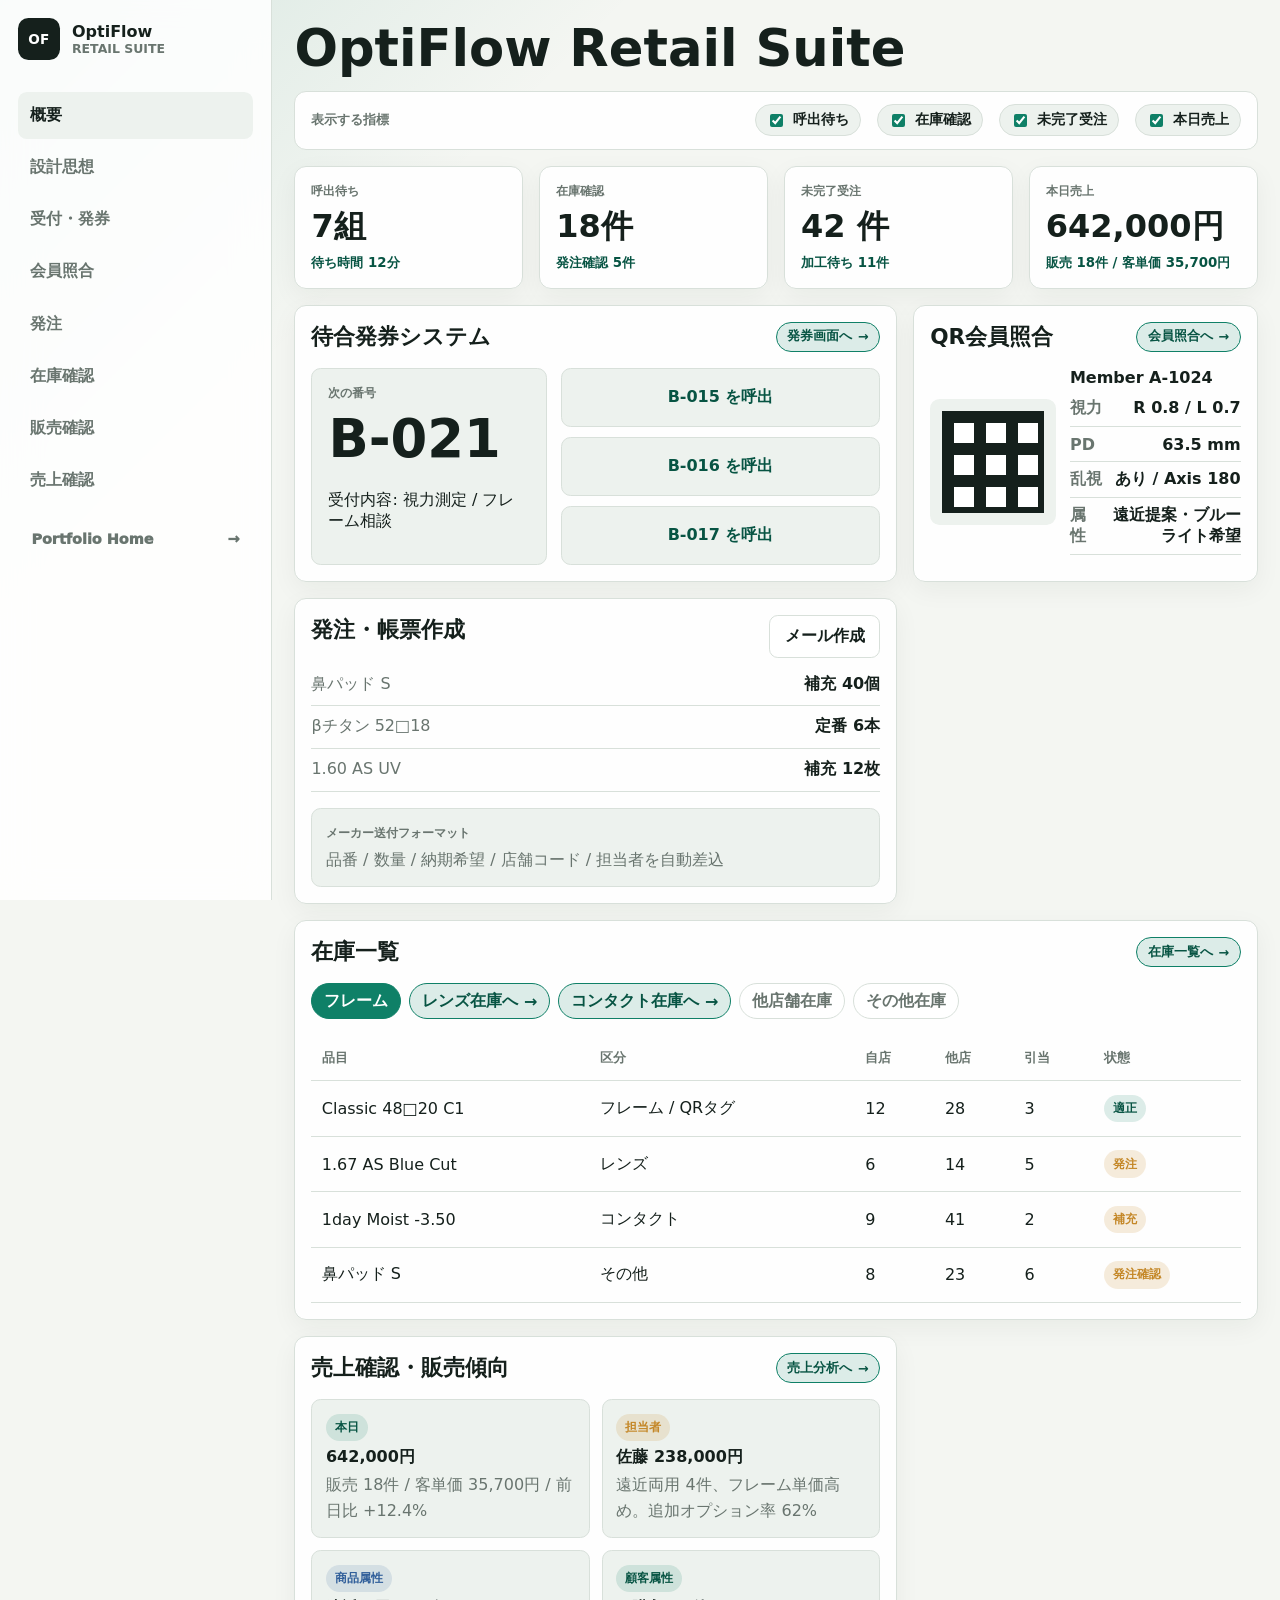
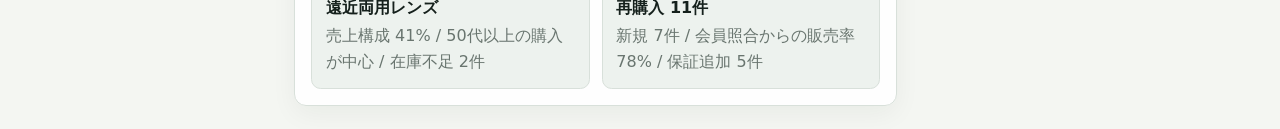
<file: demos/optical-inventory.html>
<!doctype html>
<html lang="ja">
  <head>
    <meta charset="UTF-8" />
    <meta name="viewport" content="width=device-width, initial-scale=1.0" />
    <meta
      name="description"
      content="Optical store operations system demo covering queue tickets, membership lookup, inventory, ordering, and sales."
    />
    <title>OptiFlow Retail Suite</title>
    <link rel="stylesheet" href="../src/optical-demo.css" />
  </head>
  <body>
    <div class="app-frame">
      <aside class="side-panel">
        <a class="brand" href="../index.html">
          <span class="brand-mark">OF</span>
          <span>
            <strong>OptiFlow</strong>
            <small>Retail Suite</small>
          </span>
        </a>
        <nav class="side-nav" aria-label="Demo navigation">
          <a class="active" href="#dashboard">概要</a>
          <a href="design-principles.html">設計思想</a>
          <a href="#queue">受付・発券</a>
          <a href="#members">会員照合</a>
          <a href="#purchase">発注</a>
          <a href="#inventory">在庫確認</a>
          <a href="sales-registration-system.html">販売確認</a>
          <a href="#sales">売上確認</a>
        </nav>
        <div class="home-links" aria-label="Home links">
          <a href="../index.html">Portfolio Home</a>
        </div>
      </aside>

      <main class="workspace">
        <header class="topbar">
          <div>
            <h1>OptiFlow Retail Suite</h1>
          </div>
        </header>

        <section class="metric-controls" aria-label="表示する指標">
          <span>表示する指標</span>
          <label><input type="checkbox" data-metric-toggle="queue" checked /> 呼出待ち</label>
          <label><input type="checkbox" data-metric-toggle="stock" checked /> 在庫確認</label>
          <label><input type="checkbox" data-metric-toggle="orders" checked /> 未完了受注</label>
          <label><input type="checkbox" data-metric-toggle="sales" checked /> 本日売上</label>
        </section>

        <section class="kpi-grid" id="dashboard">
          <article data-metric="queue">
            <span>呼出待ち</span>
            <strong id="queueCount">7組</strong>
            <small>待ち時間 12分</small>
          </article>
          <article data-metric="stock">
            <span>在庫確認</span>
            <strong>18件</strong>
            <small>発注確認 5件</small>
          </article>
          <article data-metric="orders">
            <span>未完了受注</span>
            <strong>42 件</strong>
            <small>加工待ち 11件</small>
          </article>
          <article data-metric="sales">
            <span>本日売上</span>
            <strong>642,000円</strong>
            <small>販売 18件 / 客単価 35,700円</small>
          </article>
        </section>

        <section class="dashboard-grid">
          <article class="panel queue-panel" id="queue">
            <div class="panel-heading">
              <div>
                <h2>待合発券システム</h2>
              </div>
              <a class="live-badge" href="queue-ticket-system.html">発券画面へ</a>
            </div>
            <div class="ticket-layout">
              <div class="ticket-card">
                <span>次の番号</span>
                <strong id="nextTicket">B-021</strong>
                <p>受付内容: 視力測定 / フレーム相談</p>
              </div>
              <div class="call-list">
                <button type="button" data-ticket="B-015">B-015 を呼出</button>
                <button type="button" data-ticket="B-016">B-016 を呼出</button>
                <button type="button" data-ticket="B-017">B-017 を呼出</button>
              </div>
            </div>
          </article>

          <article class="panel member-panel" id="members">
            <div class="panel-heading">
              <div>
                <h2>QR会員照合</h2>
              </div>
              <a class="live-badge" href="member-lookup-system.html">会員照合へ</a>
            </div>
            <div class="member-card">
              <div class="qr-box" aria-label="QR code preview"></div>
              <div>
                <strong>Member A-1024</strong>
                <dl class="member-spec">
                  <div><dt>視力</dt><dd>R 0.8 / L 0.7</dd></div>
                  <div><dt>PD</dt><dd>63.5 mm</dd></div>
                  <div><dt>乱視</dt><dd>あり / Axis 180</dd></div>
                  <div><dt>属性</dt><dd>遠近提案・ブルーライト希望</dd></div>
                </dl>
              </div>
            </div>
          </article>

          <article class="panel wide" id="sales">
            <div class="panel-heading">
              <div>
                <h2>売上確認・販売傾向</h2>
              </div>
              <a class="live-badge" href="sales-analytics-system.html">売上分析へ</a>
            </div>
            <div class="sales-insight-grid">
              <div>
                <span class="status ready">本日</span>
                <strong>642,000円</strong>
                <p>販売 18件 / 客単価 35,700円 / 前日比 +12.4%</p>
              </div>
              <div>
                <span class="status progress">担当者</span>
                <strong>佐藤 238,000円</strong>
                <p>遠近両用 4件、フレーム単価高め。追加オプション率 62%</p>
              </div>
              <div>
                <span class="status waiting">商品属性</span>
                <strong>遠近両用レンズ</strong>
                <p>売上構成 41% / 50代以上の購入が中心 / 在庫不足 2件</p>
              </div>
              <div>
                <span class="status ready">顧客属性</span>
                <strong>再購入 11件</strong>
                <p>新規 7件 / 会員照合からの販売率 78% / 保証追加 5件</p>
              </div>
            </div>
          </article>

          <article class="panel purchase-panel" id="purchase">
            <div class="panel-heading">
              <div>
                <h2>発注・帳票作成</h2>
              </div>
              <button type="button" class="ghost-button">メール作成</button>
            </div>
            <ul class="purchase-list">
              <li>
                <span>鼻パッド S</span>
                <strong>補充 40個</strong>
              </li>
              <li>
                <span>βチタン 52□18</span>
                <strong>定番 6本</strong>
              </li>
              <li>
                <span>1.60 AS UV</span>
                <strong>補充 12枚</strong>
              </li>
            </ul>
            <div class="mail-format">
              <span>メーカー送付フォーマット</span>
              <p>品番 / 数量 / 納期希望 / 店舗コード / 担当者を自動差込</p>
            </div>
          </article>

          <article class="panel inventory-panel" id="inventory">
            <div class="panel-heading">
              <div>
                <h2>在庫一覧</h2>
              </div>
              <a class="live-badge" href="frame-inventory-system.html">在庫一覧へ</a>
            </div>
            <div class="inventory-tabs" aria-label="在庫カテゴリ">
              <button type="button" class="active">フレーム</button>
              <a class="inventory-link-tab" href="lens-inventory-system.html">レンズ在庫へ</a>
              <a class="inventory-link-tab" href="contact-inventory-system.html">コンタクト在庫へ</a>
              <button type="button">他店舗在庫</button>
              <button type="button">その他在庫</button>
            </div>
            <div class="table-wrap">
              <table>
                <thead>
                  <tr>
                    <th>品目</th>
                    <th>区分</th>
                    <th>自店</th>
                    <th>他店</th>
                    <th>引当</th>
                    <th>状態</th>
                  </tr>
                </thead>
                <tbody>
                  <tr>
                    <td>Classic 48□20 C1</td>
                    <td>フレーム / QRタグ</td>
                    <td>12</td>
                    <td>28</td>
                    <td>3</td>
                    <td><span class="pill ok">適正</span></td>
                  </tr>
                  <tr>
                    <td>1.67 AS Blue Cut</td>
                    <td>レンズ</td>
                    <td>6</td>
                    <td>14</td>
                    <td>5</td>
                    <td><span class="pill warn">発注</span></td>
                  </tr>
                  <tr>
                    <td>1day Moist -3.50</td>
                    <td>コンタクト</td>
                    <td>9</td>
                    <td>41</td>
                    <td>2</td>
                    <td><span class="pill warn">補充</span></td>
                  </tr>
                  <tr>
                    <td>鼻パッド S</td>
                    <td>その他</td>
                    <td>8</td>
                    <td>23</td>
                    <td>6</td>
                    <td><span class="pill warn">発注確認</span></td>
                  </tr>
                </tbody>
              </table>
            </div>
          </article>
        </section>
      </main>
    </div>

    <script src="../src/optical-demo.js"></script>
  </body>
</html>
</file>
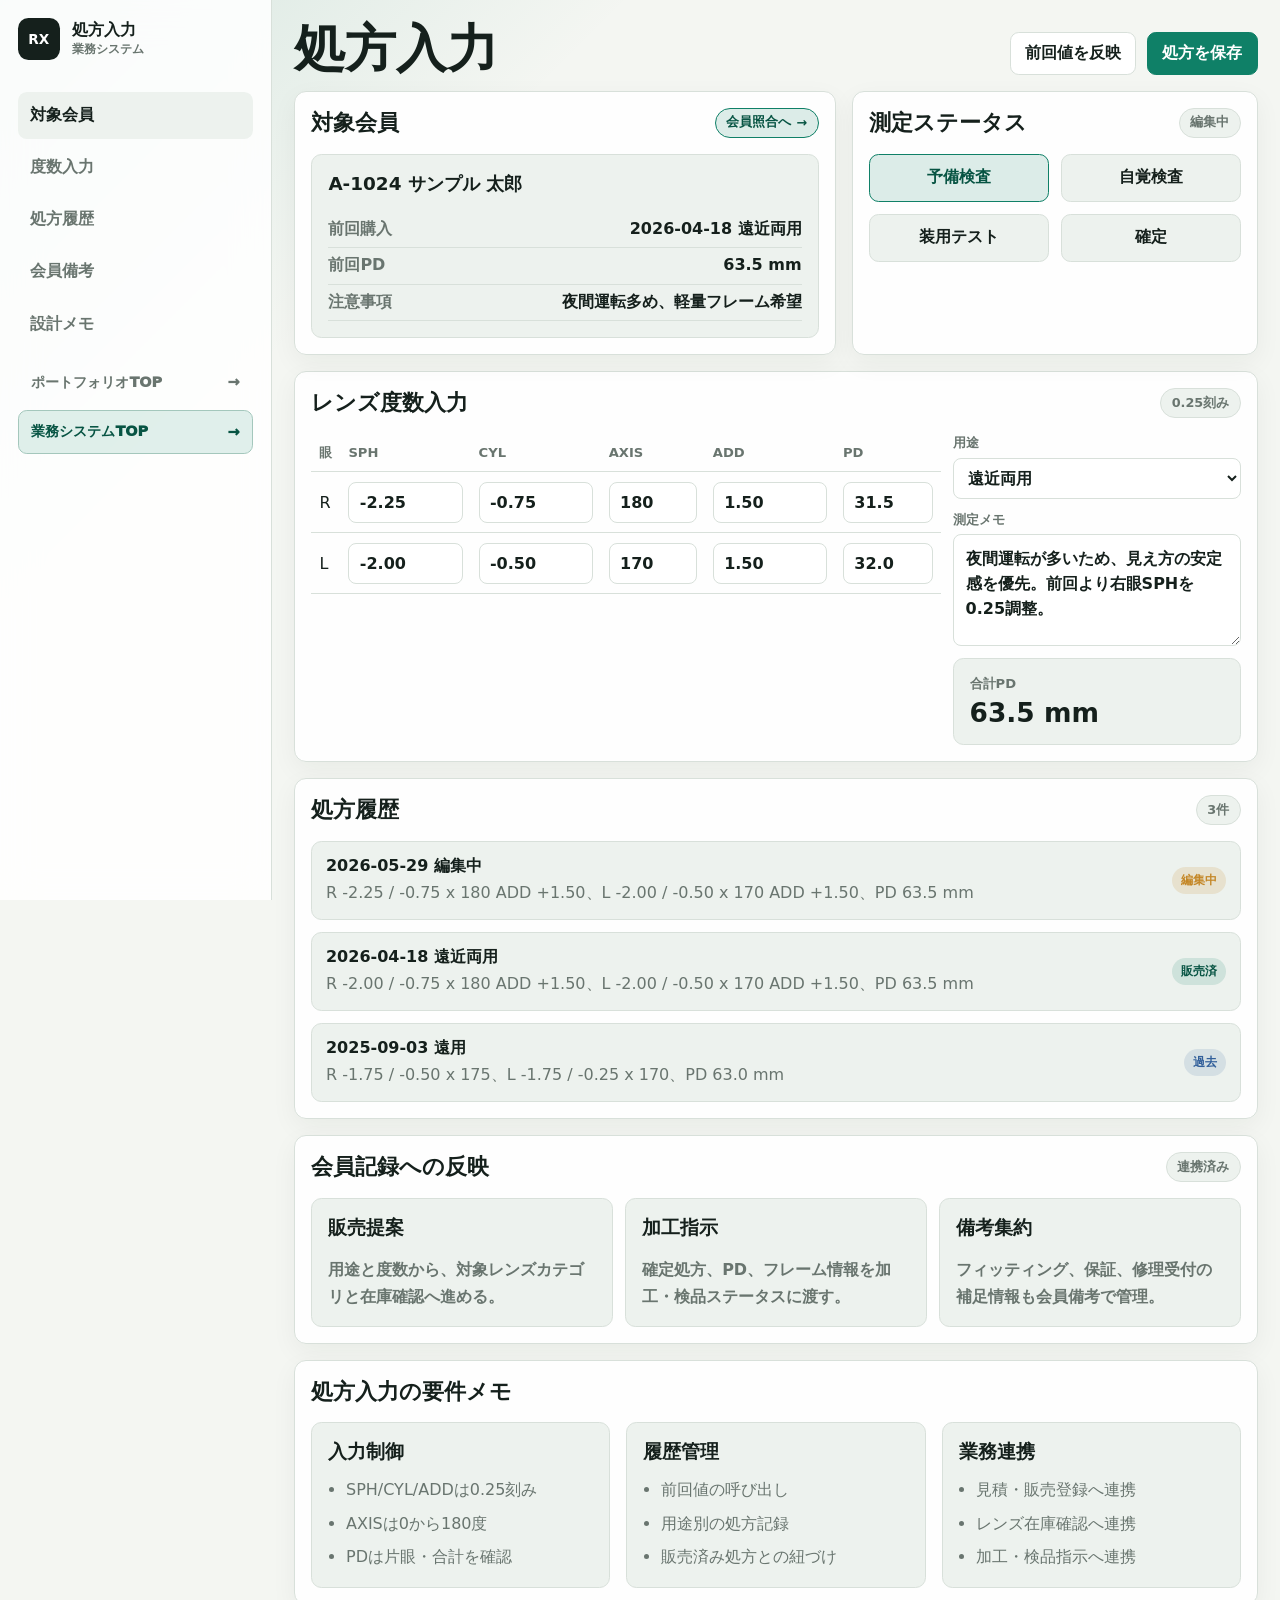
<file: demos/prescription-input-system.html>
<!doctype html>
<html lang="ja">
  <head>
    <meta charset="UTF-8" />
    <meta name="viewport" content="width=device-width, initial-scale=1.0" />
    <meta
      name="description"
      content="眼鏡店向けの処方入力画面。レンズ度数、PD、用途メモ、処方履歴を確認する。"
    />
    <title>処方入力</title>
    <link rel="stylesheet" href="../src/optical-demo.css" />
  </head>
  <body>
    <div class="app-frame">
      <aside class="side-panel">
        <a class="brand" href="optical-inventory.html">
          <span class="brand-mark">RX</span>
          <span>
            <strong>処方入力</strong>
            <small>業務システム</small>
          </span>
        </a>
        <nav class="side-nav" aria-label="処方入力ナビゲーション">
          <a class="active" href="#exam">対象会員</a>
          <a href="#input">度数入力</a>
          <a href="#history">処方履歴</a>
          <a href="#member-note">会員備考</a>
          <a href="#requirements">設計メモ</a>
        </nav>
        <div class="home-links" aria-label="戻りリンク">
          <a href="../index.html">ポートフォリオTOP</a>
          <a href="optical-inventory.html">業務システムTOP</a>
        </div>
      </aside>

      <main class="workspace">
        <header class="topbar detail-topbar">
          <div>
            <h1>処方入力</h1>
          </div>
          <div class="top-actions">
            <button type="button" class="ghost-button" id="copyPrevious">前回値を反映</button>
            <button type="button" class="primary-button" id="savePrescription">処方を保存</button>
          </div>
        </header>

        <section class="prescription-layout" id="exam">
          <article class="panel customer-summary-panel">
            <div class="panel-heading">
              <div>
                <h2>対象会員</h2>
              </div>
              <a class="live-badge" href="member-lookup-system.html">会員照合へ</a>
            </div>
            <div class="customer-summary-card">
              <strong>A-1024 サンプル 太郎</strong>
              <dl class="member-spec">
                <div><dt>前回購入</dt><dd>2026-04-18 遠近両用</dd></div>
                <div><dt>前回PD</dt><dd>63.5 mm</dd></div>
                <div><dt>注意事項</dt><dd>夜間運転多め、軽量フレーム希望</dd></div>
              </dl>
            </div>
          </article>

          <article class="panel exam-status-panel">
            <div class="panel-heading">
              <div>
                <h2>測定ステータス</h2>
              </div>
              <span class="live-badge" id="rxState">編集中</span>
            </div>
            <div class="exam-step-list">
              <button type="button" class="active" data-step="予備検査">予備検査</button>
              <button type="button" data-step="自覚検査">自覚検査</button>
              <button type="button" data-step="装用テスト">装用テスト</button>
              <button type="button" data-step="確定">確定</button>
            </div>
          </article>
        </section>

        <section class="panel prescription-input-panel" id="input">
          <div class="panel-heading">
            <div>
              <h2>レンズ度数入力</h2>
            </div>
            <span class="live-badge">0.25刻み</span>
          </div>
          <div class="prescription-editor">
            <div class="prescription-table-wrap">
              <table class="prescription-table rx-edit-table">
                <thead>
                  <tr>
                    <th>眼</th>
                    <th>SPH</th>
                    <th>CYL</th>
                    <th>AXIS</th>
                    <th>ADD</th>
                    <th>PD</th>
                  </tr>
                </thead>
                <tbody>
                  <tr>
                    <td>R</td>
                    <td><input id="rSph" type="number" step="0.25" value="-2.25" /></td>
                    <td><input id="rCyl" type="number" step="0.25" value="-0.75" /></td>
                    <td><input id="rAxis" type="number" min="0" max="180" step="1" value="180" /></td>
                    <td><input id="rAdd" type="number" step="0.25" value="1.50" /></td>
                    <td><input id="rPd" type="number" min="20" max="40" step="0.5" value="31.5" /></td>
                  </tr>
                  <tr>
                    <td>L</td>
                    <td><input id="lSph" type="number" step="0.25" value="-2.00" /></td>
                    <td><input id="lCyl" type="number" step="0.25" value="-0.50" /></td>
                    <td><input id="lAxis" type="number" min="0" max="180" step="1" value="170" /></td>
                    <td><input id="lAdd" type="number" step="0.25" value="1.50" /></td>
                    <td><input id="lPd" type="number" min="20" max="40" step="0.5" value="32.0" /></td>
                  </tr>
                </tbody>
              </table>
            </div>
            <div class="rx-side-note">
              <label>
                <span>用途</span>
                <select id="rxUseCase">
                  <option>遠近両用</option>
                  <option>遠用</option>
                  <option>近用</option>
                  <option>PC・中近</option>
                  <option>運転用</option>
                </select>
              </label>
              <label>
                <span>測定メモ</span>
                <textarea id="rxMemo">夜間運転が多いため、見え方の安定感を優先。前回より右眼SPHを0.25調整。</textarea>
              </label>
              <div class="rx-total-card">
                <span>合計PD</span>
                <strong id="totalPd">63.5 mm</strong>
              </div>
            </div>
          </div>
        </section>

        <section class="panel purchase-history-panel" id="history">
          <div class="panel-heading">
            <div>
              <h2>処方履歴</h2>
            </div>
            <span class="live-badge" id="historyCount">3件</span>
          </div>
          <div class="history-list" id="rxHistory">
            <article>
              <div>
                <strong>2026-05-29 編集中</strong>
                <p id="currentSummary">R -2.25 / -0.75 x 180 ADD +1.50、L -2.00 / -0.50 x 170 ADD +1.50、PD 63.5 mm</p>
              </div>
              <span class="status progress">編集中</span>
            </article>
            <article>
              <div>
                <strong>2026-04-18 遠近両用</strong>
                <p>R -2.00 / -0.75 x 180 ADD +1.50、L -2.00 / -0.50 x 170 ADD +1.50、PD 63.5 mm</p>
              </div>
              <span class="status ready">販売済</span>
            </article>
            <article>
              <div>
                <strong>2025-09-03 遠用</strong>
                <p>R -1.75 / -0.50 x 175、L -1.75 / -0.25 x 170、PD 63.0 mm</p>
              </div>
              <span class="status waiting">過去</span>
            </article>
          </div>
        </section>

        <section class="panel member-record-panel" id="member-note">
          <div class="panel-heading">
            <div>
              <h2>会員記録への反映</h2>
            </div>
            <span class="live-badge">連携済み</span>
          </div>
          <div class="record-grid">
            <article>
              <h3>販売提案</h3>
              <p class="helper-text">用途と度数から、対象レンズカテゴリと在庫確認へ進める。</p>
            </article>
            <article>
              <h3>加工指示</h3>
              <p class="helper-text">確定処方、PD、フレーム情報を加工・検品ステータスに渡す。</p>
            </article>
            <article>
              <h3>備考集約</h3>
              <p class="helper-text">フィッティング、保証、修理受付の補足情報も会員備考で管理。</p>
            </article>
          </div>
        </section>

        <section class="panel requirements-panel" id="requirements">
          <div class="panel-heading">
            <div>
              <h2>処方入力の要件メモ</h2>
            </div>
          </div>
          <div class="requirements-grid">
            <article>
              <h3>入力制御</h3>
              <ul>
                <li>SPH/CYL/ADDは0.25刻み</li>
                <li>AXISは0から180度</li>
                <li>PDは片眼・合計を確認</li>
              </ul>
            </article>
            <article>
              <h3>履歴管理</h3>
              <ul>
                <li>前回値の呼び出し</li>
                <li>用途別の処方記録</li>
                <li>販売済み処方との紐づけ</li>
              </ul>
            </article>
            <article>
              <h3>業務連携</h3>
              <ul>
                <li>見積・販売登録へ連携</li>
                <li>レンズ在庫確認へ連携</li>
                <li>加工・検品指示へ連携</li>
              </ul>
            </article>
          </div>
        </section>
      </main>
    </div>

    <script src="../src/prescription-input-system.js"></script>
  </body>
</html>
</file>
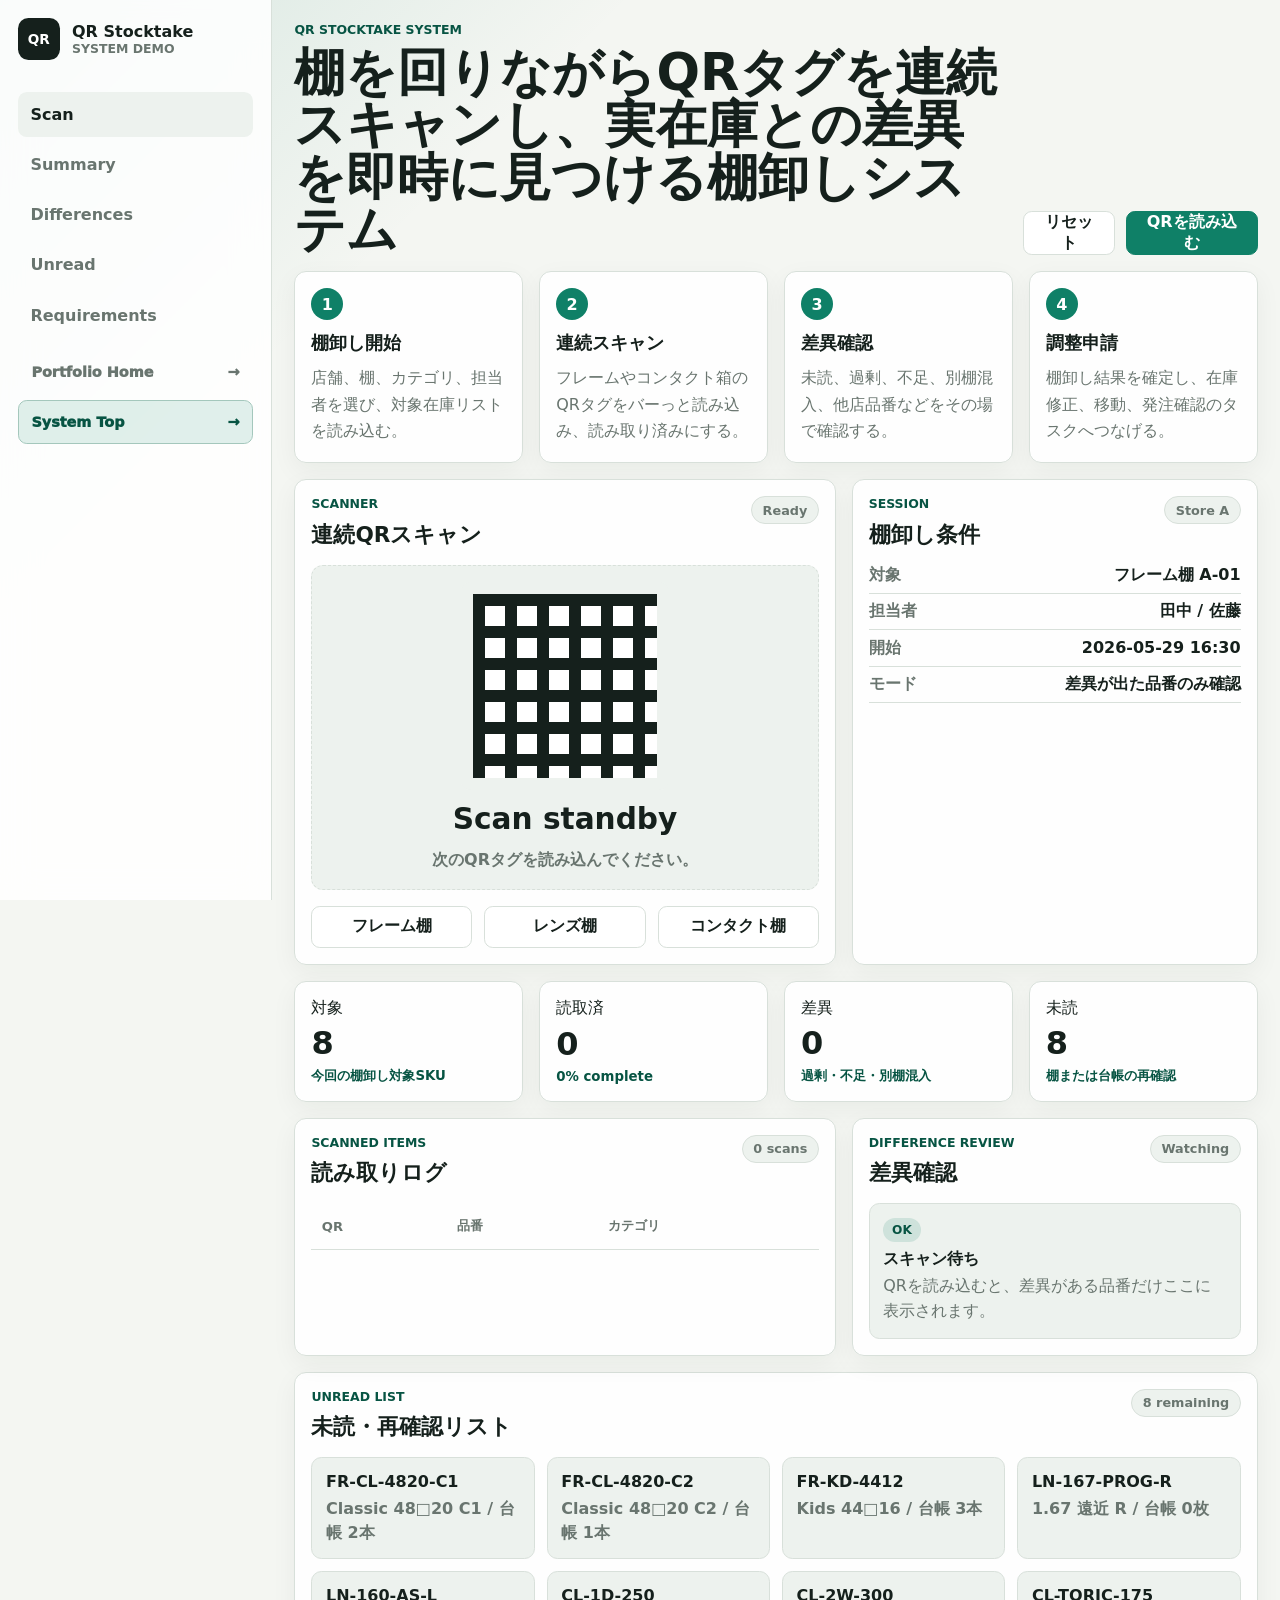
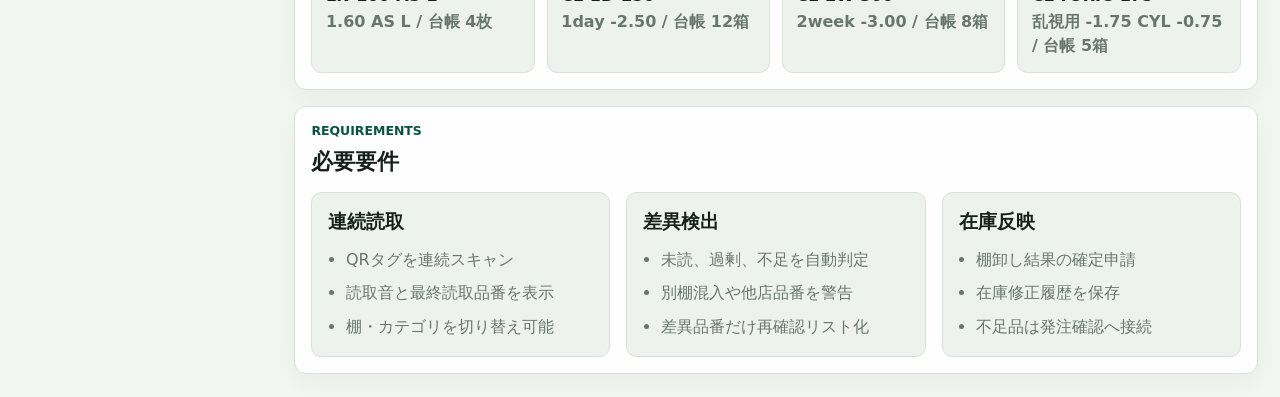
<file: demos/qr-stocktake-system.html>
<!doctype html>
<html lang="ja">
  <head>
    <meta charset="UTF-8" />
    <meta name="viewport" content="width=device-width, initial-scale=1.0" />
    <meta
      name="description"
      content="QR stocktake system demo for an optical store."
    />
    <title>QR Stocktake System Demo</title>
    <link rel="stylesheet" href="../src/optical-demo.css" />
  </head>
  <body>
    <div class="app-frame">
      <aside class="side-panel">
        <a class="brand" href="optical-inventory.html">
          <span class="brand-mark">QR</span>
          <span>
            <strong>QR Stocktake</strong>
            <small>System demo</small>
          </span>
        </a>
        <nav class="side-nav" aria-label="QR stocktake navigation">
          <a class="active" href="#scan">Scan</a>
          <a href="#summary">Summary</a>
          <a href="#differences">Differences</a>
          <a href="#unread">Unread</a>
          <a href="#requirements">Requirements</a>
        </nav>
        <div class="home-links" aria-label="Home links">
          <a href="../index.html">Portfolio Home</a>
          <a href="optical-inventory.html">System Top</a>
        </div>
      </aside>

      <main class="workspace">
        <header class="topbar detail-topbar">
          <div>
            <p class="eyebrow">QR stocktake system</p>
            <h1>棚を回りながらQRタグを連続スキャンし、実在庫との差異を即時に見つける棚卸しシステム</h1>
          </div>
          <div class="top-actions">
            <button type="button" class="ghost-button" id="resetScan">リセット</button>
            <button type="button" class="primary-button" id="scanNext">QRを読み込む</button>
          </div>
        </header>

        <section class="system-flow" aria-label="QR stocktake flow">
          <article>
            <span>1</span>
            <strong>棚卸し開始</strong>
            <p>店舗、棚、カテゴリ、担当者を選び、対象在庫リストを読み込む。</p>
          </article>
          <article>
            <span>2</span>
            <strong>連続スキャン</strong>
            <p>フレームやコンタクト箱のQRタグをバーっと読み込み、読み取り済みにする。</p>
          </article>
          <article>
            <span>3</span>
            <strong>差異確認</strong>
            <p>未読、過剰、不足、別棚混入、他店品番などをその場で確認する。</p>
          </article>
          <article>
            <span>4</span>
            <strong>調整申請</strong>
            <p>棚卸し結果を確定し、在庫修正、移動、発注確認のタスクへつなげる。</p>
          </article>
        </section>

        <section class="stocktake-layout" id="scan">
          <article class="panel scan-panel">
            <div class="panel-heading">
              <div>
                <p class="eyebrow">Scanner</p>
                <h2>連続QRスキャン</h2>
              </div>
              <span class="live-badge" id="scanState">Ready</span>
            </div>
            <div class="scan-device">
              <div class="qr-box large" aria-label="QR scanner preview"></div>
              <strong id="lastScanCode">Scan standby</strong>
              <p id="lastScanText">次のQRタグを読み込んでください。</p>
            </div>
            <div class="scan-actions">
              <button type="button" class="ghost-button" data-category="frame">フレーム棚</button>
              <button type="button" class="ghost-button" data-category="lens">レンズ棚</button>
              <button type="button" class="ghost-button" data-category="contact">コンタクト棚</button>
            </div>
          </article>

          <article class="panel stocktake-session-panel">
            <div class="panel-heading">
              <div>
                <p class="eyebrow">Session</p>
                <h2>棚卸し条件</h2>
              </div>
              <span class="live-badge">Store A</span>
            </div>
            <dl class="member-spec">
              <div><dt>対象</dt><dd id="targetCategory">フレーム棚 A-01</dd></div>
              <div><dt>担当者</dt><dd>田中 / 佐藤</dd></div>
              <div><dt>開始</dt><dd>2026-05-29 16:30</dd></div>
              <div><dt>モード</dt><dd>差異が出た品番のみ確認</dd></div>
            </dl>
          </article>
        </section>

        <section class="work-summary-grid" id="summary">
          <article>
            <span>対象</span>
            <strong id="targetCount">8</strong>
            <small>今回の棚卸し対象SKU</small>
          </article>
          <article>
            <span>読取済</span>
            <strong id="scannedCount">0</strong>
            <small id="scanRate">0% complete</small>
          </article>
          <article>
            <span>差異</span>
            <strong id="differenceCount">0</strong>
            <small>過剰・不足・別棚混入</small>
          </article>
          <article>
            <span>未読</span>
            <strong id="unreadCount">8</strong>
            <small>棚または台帳の再確認</small>
          </article>
        </section>

        <section class="audit-table-layout">
          <article class="panel audit-list-panel" id="differences">
            <div class="panel-heading">
              <div>
                <p class="eyebrow">Scanned items</p>
                <h2>読み取りログ</h2>
              </div>
              <span class="live-badge" id="scanLogCount">0 scans</span>
            </div>
            <div class="table-wrap">
              <table>
                <thead>
                  <tr>
                    <th>QR</th>
                    <th>品番</th>
                    <th>カテゴリ</th>
                    <th>判定</th>
                  </tr>
                </thead>
                <tbody id="scanLog"></tbody>
              </table>
            </div>
          </article>

          <article class="panel difference-panel">
            <div class="panel-heading">
              <div>
                <p class="eyebrow">Difference review</p>
                <h2>差異確認</h2>
              </div>
              <span class="live-badge" id="reviewState">Watching</span>
            </div>
            <div class="allocation-list" id="differenceList">
              <article>
                <span class="status ready">OK</span>
                <strong>スキャン待ち</strong>
                <p>QRを読み込むと、差異がある品番だけここに表示されます。</p>
              </article>
            </div>
          </article>
        </section>

        <section class="panel unread-panel" id="unread">
          <div class="panel-heading">
            <div>
              <p class="eyebrow">Unread list</p>
              <h2>未読・再確認リスト</h2>
            </div>
            <span class="live-badge" id="unreadState">8 remaining</span>
          </div>
          <div class="unread-grid" id="unreadGrid">
            <article data-code="FR-CL-4820-C1">
              <strong>FR-CL-4820-C1</strong>
              <span>Classic 48□20 C1 / 台帳 2本</span>
            </article>
            <article data-code="FR-CL-4820-C2">
              <strong>FR-CL-4820-C2</strong>
              <span>Classic 48□20 C2 / 台帳 1本</span>
            </article>
            <article data-code="FR-KD-4412">
              <strong>FR-KD-4412</strong>
              <span>Kids 44□16 / 台帳 3本</span>
            </article>
            <article data-code="LN-167-PROG-R">
              <strong>LN-167-PROG-R</strong>
              <span>1.67 遠近 R / 台帳 0枚</span>
            </article>
            <article data-code="LN-160-AS-L">
              <strong>LN-160-AS-L</strong>
              <span>1.60 AS L / 台帳 4枚</span>
            </article>
            <article data-code="CL-1D-250">
              <strong>CL-1D-250</strong>
              <span>1day -2.50 / 台帳 12箱</span>
            </article>
            <article data-code="CL-2W-300">
              <strong>CL-2W-300</strong>
              <span>2week -3.00 / 台帳 8箱</span>
            </article>
            <article data-code="CL-TORIC-175">
              <strong>CL-TORIC-175</strong>
              <span>乱視用 -1.75 CYL -0.75 / 台帳 5箱</span>
            </article>
          </div>
        </section>

        <section class="panel requirements-panel" id="requirements">
          <div class="panel-heading">
            <div>
              <p class="eyebrow">Requirements</p>
              <h2>必要要件</h2>
            </div>
          </div>
          <div class="requirements-grid">
            <article>
              <h3>連続読取</h3>
              <ul>
                <li>QRタグを連続スキャン</li>
                <li>読取音と最終読取品番を表示</li>
                <li>棚・カテゴリを切り替え可能</li>
              </ul>
            </article>
            <article>
              <h3>差異検出</h3>
              <ul>
                <li>未読、過剰、不足を自動判定</li>
                <li>別棚混入や他店品番を警告</li>
                <li>差異品番だけ再確認リスト化</li>
              </ul>
            </article>
            <article>
              <h3>在庫反映</h3>
              <ul>
                <li>棚卸し結果の確定申請</li>
                <li>在庫修正履歴を保存</li>
                <li>不足品は発注確認へ接続</li>
              </ul>
            </article>
          </div>
        </section>
      </main>
    </div>

    <script src="../src/qr-stocktake-system.js"></script>
  </body>
</html>
</file>
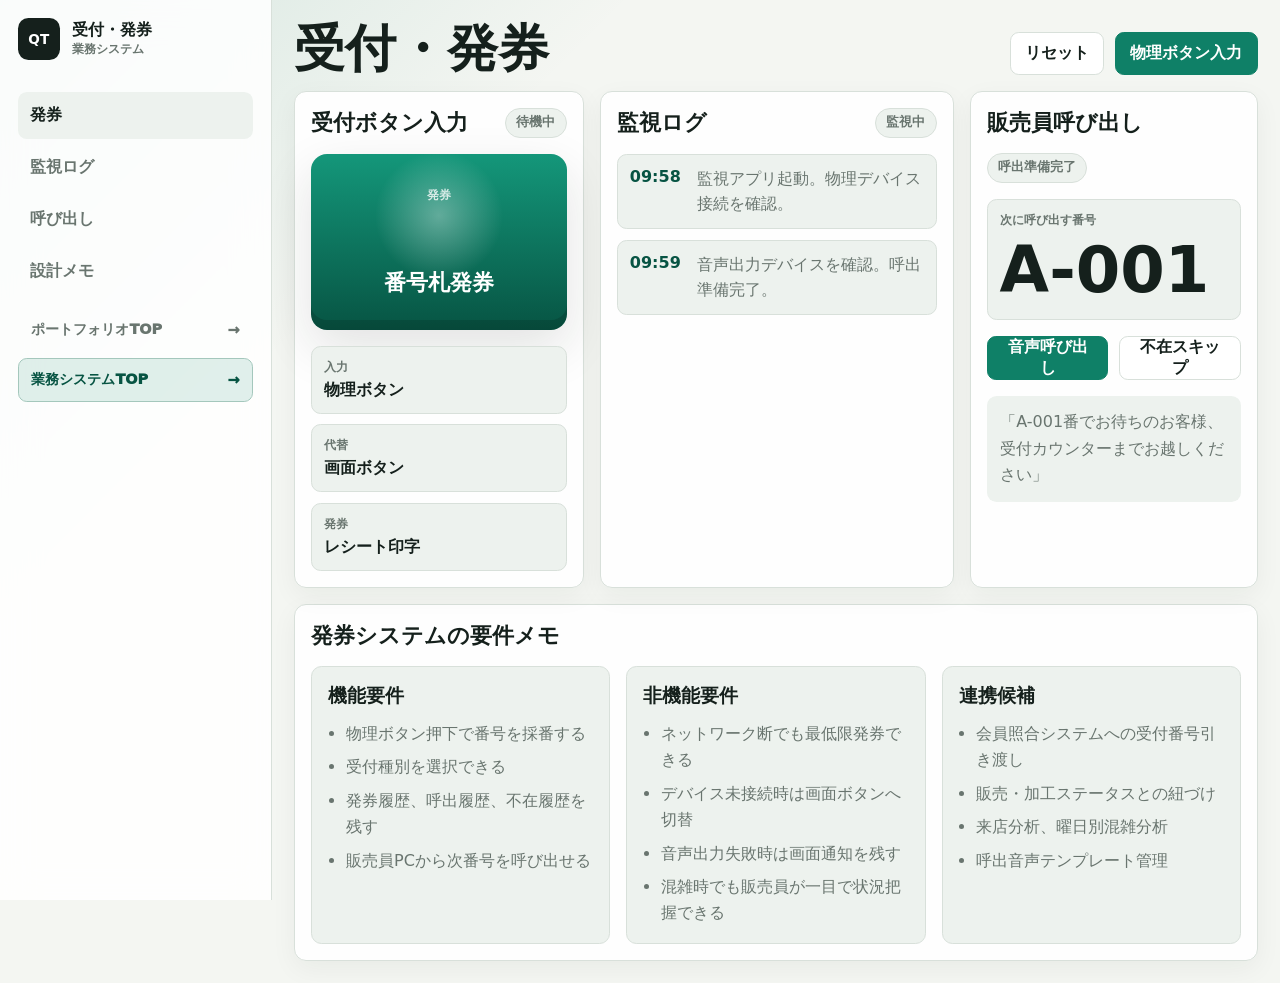
<file: demos/queue-ticket-system.html>
<!doctype html>
<html lang="ja">
  <head>
    <meta charset="UTF-8" />
    <meta name="viewport" content="width=device-width, initial-scale=1.0" />
    <meta
      name="description"
      content="眼鏡店向けの受付・発券画面。番号札の発券、監視ログ、販売員の呼び出しを確認する。"
    />
    <title>受付・発券</title>
    <link rel="stylesheet" href="../src/optical-demo.css" />
  </head>
  <body>
    <div class="app-frame">
      <aside class="side-panel">
        <a class="brand" href="optical-inventory.html">
          <span class="brand-mark">QT</span>
          <span>
            <strong>受付・発券</strong>
            <small>業務システム</small>
          </span>
        </a>
        <nav class="side-nav" aria-label="受付・発券ナビゲーション">
          <a class="active" href="#device">発券</a>
          <a href="#monitor">監視ログ</a>
          <a href="#calling">呼び出し</a>
          <a href="#requirements">設計メモ</a>
        </nav>
        <div class="home-links" aria-label="戻りリンク">
          <a href="../index.html">ポートフォリオTOP</a>
          <a href="optical-inventory.html">業務システムTOP</a>
        </div>
      </aside>

      <main class="workspace">
        <header class="topbar detail-topbar">
          <div>
            <h1>受付・発券</h1>
          </div>
          <div class="top-actions">
            <button type="button" class="ghost-button" id="resetQueue">リセット</button>
            <button type="button" class="primary-button" id="devicePress">物理ボタン入力</button>
          </div>
        </header>

        <section class="ticket-lab">
          <article class="panel device-sim" id="device">
            <div class="panel-heading">
              <div>
                <h2>受付ボタン入力</h2>
              </div>
              <span class="live-badge" id="deviceState">待機中</span>
            </div>
            <button type="button" class="device-button" id="deviceButton">
              <span>発券</span>
              <strong>番号札発券</strong>
            </button>
            <div class="device-spec-grid">
              <div><span>入力</span><strong>物理ボタン</strong></div>
              <div><span>代替</span><strong>画面ボタン</strong></div>
              <div><span>発券</span><strong>レシート印字</strong></div>
            </div>
          </article>

          <article class="panel monitor-panel" id="monitor">
            <div class="panel-heading">
              <div>
                <h2>監視ログ</h2>
              </div>
              <span class="live-badge" id="monitorState">監視中</span>
            </div>
            <ol class="event-log" id="eventLog">
              <li><time>09:58</time><span>監視アプリ起動。物理デバイス接続を確認。</span></li>
              <li><time>09:59</time><span>音声出力デバイスを確認。呼出準備完了。</span></li>
            </ol>
          </article>

          <article class="panel call-console" id="calling">
            <div class="panel-heading">
              <div>
                <h2>販売員呼び出し</h2>
              </div>
              <span class="live-badge" id="speakerState">呼出準備完了</span>
            </div>
            <div class="now-ticket">
              <span>次に呼び出す番号</span>
              <strong id="currentTicket">A-001</strong>
            </div>
            <div class="call-actions">
              <button type="button" class="primary-button" id="callNext">音声呼び出し</button>
              <button type="button" class="ghost-button" id="skipTicket">不在スキップ</button>
            </div>
            <p class="announcement" id="announcement">
              「A-001番でお待ちのお客様、受付カウンターまでお越しください」
            </p>
          </article>
        </section>

        <section class="panel requirements-panel" id="requirements">
          <div class="panel-heading">
            <div>
              <h2>発券システムの要件メモ</h2>
            </div>
          </div>
          <div class="requirements-grid">
            <article>
              <h3>機能要件</h3>
              <ul>
                <li>物理ボタン押下で番号を採番する</li>
                <li>受付種別を選択できる</li>
                <li>発券履歴、呼出履歴、不在履歴を残す</li>
                <li>販売員PCから次番号を呼び出せる</li>
              </ul>
            </article>
            <article>
              <h3>非機能要件</h3>
              <ul>
                <li>ネットワーク断でも最低限発券できる</li>
                <li>デバイス未接続時は画面ボタンへ切替</li>
                <li>音声出力失敗時は画面通知を残す</li>
                <li>混雑時でも販売員が一目で状況把握できる</li>
              </ul>
            </article>
            <article>
              <h3>連携候補</h3>
              <ul>
                <li>会員照合システムへの受付番号引き渡し</li>
                <li>販売・加工ステータスとの紐づけ</li>
                <li>来店分析、曜日別混雑分析</li>
                <li>呼出音声テンプレート管理</li>
              </ul>
            </article>
          </div>
        </section>
      </main>
    </div>

    <script src="../src/queue-ticket-system.js"></script>
  </body>
</html>
</file>
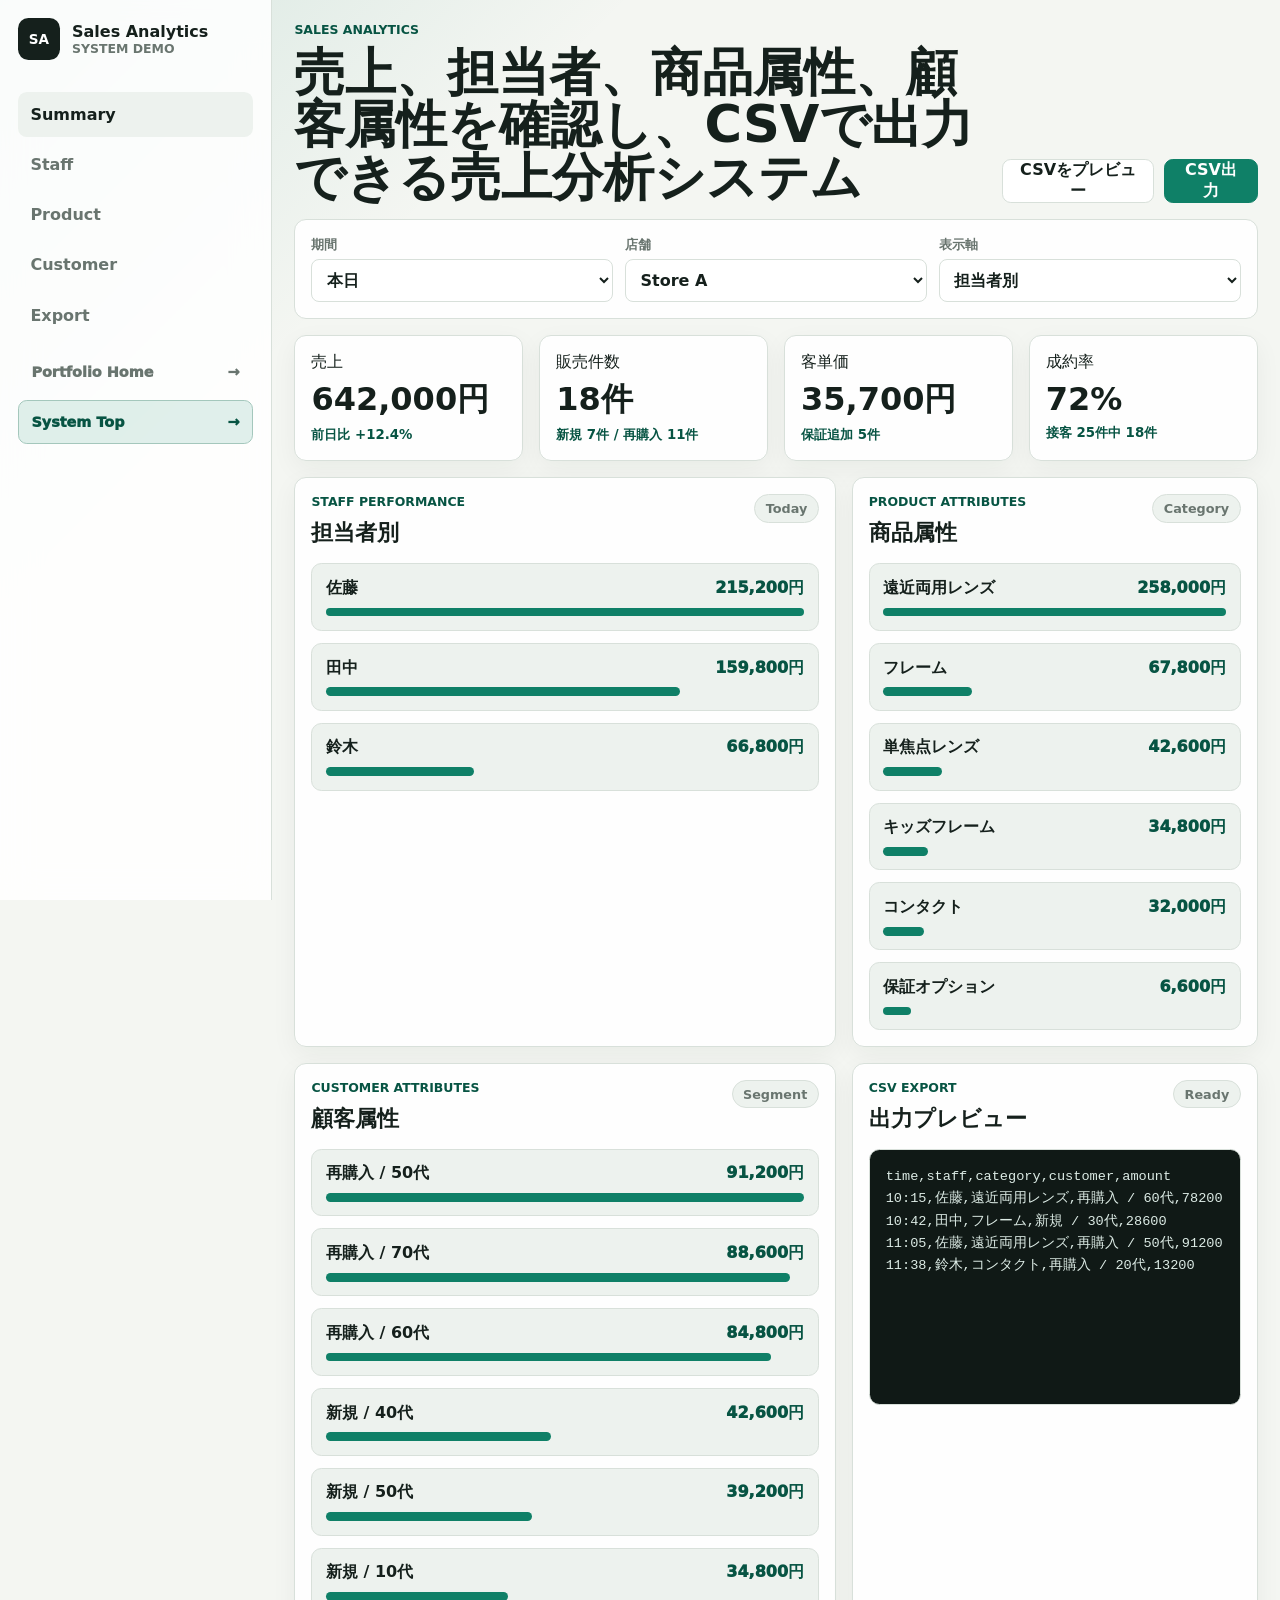
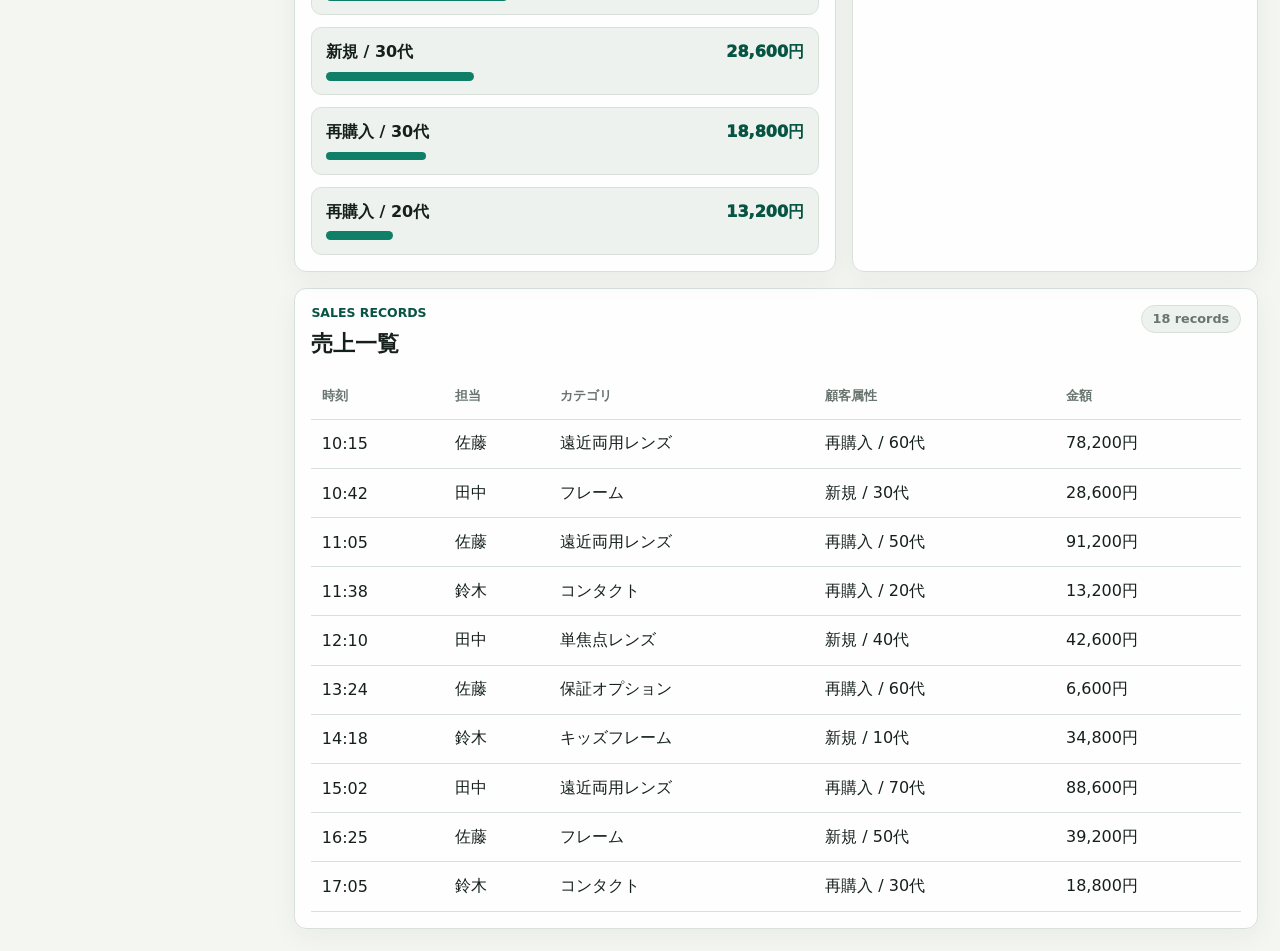
<file: demos/sales-analytics-system.html>
<!doctype html>
<html lang="ja">
  <head>
    <meta charset="UTF-8" />
    <meta name="viewport" content="width=device-width, initial-scale=1.0" />
    <meta
      name="description"
      content="Sales analytics system demo for an optical store with CSV export."
    />
    <title>Sales Analytics System Demo</title>
    <link rel="stylesheet" href="../src/optical-demo.css" />
  </head>
  <body>
    <div class="app-frame">
      <aside class="side-panel">
        <a class="brand" href="optical-inventory.html">
          <span class="brand-mark">SA</span>
          <span>
            <strong>Sales Analytics</strong>
            <small>System demo</small>
          </span>
        </a>
        <nav class="side-nav" aria-label="Sales analytics navigation">
          <a class="active" href="#summary">Summary</a>
          <a href="#staff">Staff</a>
          <a href="#product">Product</a>
          <a href="#customer">Customer</a>
          <a href="#export">Export</a>
        </nav>
        <div class="home-links" aria-label="Home links">
          <a href="../index.html">Portfolio Home</a>
          <a href="optical-inventory.html">System Top</a>
        </div>
      </aside>

      <main class="workspace">
        <header class="topbar detail-topbar">
          <div>
            <p class="eyebrow">Sales analytics</p>
            <h1>売上、担当者、商品属性、顧客属性を確認し、CSVで出力できる売上分析システム</h1>
          </div>
          <div class="top-actions">
            <button type="button" class="ghost-button" id="copyCsv">CSVをプレビュー</button>
            <button type="button" class="primary-button" id="downloadCsv">CSV出力</button>
          </div>
        </header>

        <section class="sales-filter-bar" aria-label="Sales filters">
          <label>
            <span>期間</span>
            <select id="periodFilter">
              <option>本日</option>
              <option>今週</option>
              <option>今月</option>
            </select>
          </label>
          <label>
            <span>店舗</span>
            <select>
              <option>Store A</option>
              <option>Store B</option>
              <option>全店舗</option>
            </select>
          </label>
          <label>
            <span>表示軸</span>
            <select id="axisFilter">
              <option>担当者別</option>
              <option>商品カテゴリ別</option>
              <option>顧客属性別</option>
            </select>
          </label>
        </section>

        <section class="work-summary-grid" id="summary">
          <article>
            <span>売上</span>
            <strong id="totalSales">642,000円</strong>
            <small>前日比 +12.4%</small>
          </article>
          <article>
            <span>販売件数</span>
            <strong id="salesCount">18件</strong>
            <small>新規 7件 / 再購入 11件</small>
          </article>
          <article>
            <span>客単価</span>
            <strong id="averagePrice">35,700円</strong>
            <small>保証追加 5件</small>
          </article>
          <article>
            <span>成約率</span>
            <strong id="conversionRate">72%</strong>
            <small>接客 25件中 18件</small>
          </article>
        </section>

        <section class="analytics-layout" id="staff">
          <article class="panel analytics-panel">
            <div class="panel-heading">
              <div>
                <p class="eyebrow">Staff performance</p>
                <h2>担当者別</h2>
              </div>
              <span class="live-badge">Today</span>
            </div>
            <div class="analytics-bars" id="staffBars"></div>
          </article>

          <article class="panel analytics-panel" id="product">
            <div class="panel-heading">
              <div>
                <p class="eyebrow">Product attributes</p>
                <h2>商品属性</h2>
              </div>
              <span class="live-badge">Category</span>
            </div>
            <div class="analytics-bars" id="productBars"></div>
          </article>
        </section>

        <section class="analytics-layout">
          <article class="panel analytics-panel" id="customer">
            <div class="panel-heading">
              <div>
                <p class="eyebrow">Customer attributes</p>
                <h2>顧客属性</h2>
              </div>
              <span class="live-badge">Segment</span>
            </div>
            <div class="analytics-bars" id="customerBars"></div>
          </article>

          <article class="panel export-panel" id="export">
            <div class="panel-heading">
              <div>
                <p class="eyebrow">CSV export</p>
                <h2>出力プレビュー</h2>
              </div>
              <span class="live-badge" id="exportState">Ready</span>
            </div>
            <pre class="csv-preview" id="csvPreview"></pre>
          </article>
        </section>

        <section class="panel">
          <div class="panel-heading">
            <div>
              <p class="eyebrow">Sales records</p>
              <h2>売上一覧</h2>
            </div>
            <span class="live-badge">18 records</span>
          </div>
          <div class="table-wrap">
            <table>
              <thead>
                <tr>
                  <th>時刻</th>
                  <th>担当</th>
                  <th>カテゴリ</th>
                  <th>顧客属性</th>
                  <th>金額</th>
                </tr>
              </thead>
              <tbody id="salesRows"></tbody>
            </table>
          </div>
        </section>
      </main>
    </div>

    <script src="../src/sales-analytics-system.js"></script>
  </body>
</html>
</file>
<file: src/optical-demo.css>
:root {
  --bg: #f4f6f2;
  --panel: #ffffff;
  --panel-soft: #edf2ee;
  --ink: #15201c;
  --muted: #69756f;
  --line: #d8e0da;
  --green: #0f8067;
  --green-dark: #075443;
  --blue: #315f9a;
  --amber: #c48727;
  --red: #c95f4d;
  --shadow: 0 18px 50px rgba(21, 32, 28, 0.12);
}

* {
  box-sizing: border-box;
}

body {
  margin: 0;
  min-height: 100vh;
  background:
    linear-gradient(135deg, rgba(15, 128, 103, 0.13), transparent 28rem),
    var(--bg);
  color: var(--ink);
  font-family:
    Inter, ui-sans-serif, system-ui, -apple-system, BlinkMacSystemFont, "Segoe UI",
    sans-serif;
}

a {
  color: inherit;
  text-decoration: none;
}

button {
  font: inherit;
}

a[href],
button,
label:has(input),
select {
  -webkit-tap-highlight-color: rgba(15, 128, 103, 0.18);
}

a[href]:focus-visible,
button:focus-visible,
input:focus-visible,
select:focus-visible,
textarea:focus-visible {
  outline: 3px solid rgba(49, 95, 154, 0.34);
  outline-offset: 3px;
}

.app-frame {
  display: grid;
  grid-template-columns: 17rem minmax(0, 1fr);
  min-height: 100vh;
}

.side-panel {
  position: sticky;
  top: 0;
  display: flex;
  flex-direction: column;
  gap: 2rem;
  height: 100vh;
  padding: 1.1rem;
  border-right: 1px solid var(--line);
  background: color-mix(in srgb, var(--panel) 86%, transparent);
  backdrop-filter: blur(18px);
}

.brand {
  display: flex;
  align-items: center;
  gap: 0.75rem;
}

.brand-mark {
  display: grid;
  place-items: center;
  width: 2.65rem;
  aspect-ratio: 1;
  border-radius: 0.65rem;
  background: var(--ink);
  color: white;
  font-size: 0.85rem;
  font-weight: 900;
}

.brand strong,
.brand small {
  display: block;
}

.brand small,
.eyebrow,
.kpi-grid span,
.flow-strip span,
.flow-strip small {
  color: var(--muted);
  font-size: 0.78rem;
  font-weight: 900;
  letter-spacing: 0;
  text-transform: uppercase;
}

.side-nav {
  display: grid;
  gap: 0.35rem;
}

.home-links {
  display: grid;
  gap: 0.35rem;
  margin-top: -1.2rem;
}

.home-links a {
  display: flex;
  align-items: center;
  justify-content: space-between;
  gap: 0.75rem;
  min-height: 2.75rem;
  border: 1px solid transparent;
  border-radius: 0.55rem;
  padding: 0 0.8rem;
  background: transparent;
  color: var(--muted);
  font-size: 0.9rem;
  font-weight: 950;
  transition:
    border-color 160ms ease,
    background 160ms ease,
    box-shadow 160ms ease,
    transform 160ms ease;
}

.home-links a:first-child {
  color: var(--muted);
}

.home-links a + a {
  border-color: color-mix(in srgb, var(--green) 26%, var(--line));
  background: rgba(15, 128, 103, 0.12);
  color: var(--green-dark);
}

.home-links a::after {
  content: "→";
}

.home-links a:hover {
  border-color: var(--green);
  background: rgba(15, 128, 103, 0.1);
  transform: translateX(2px);
}

.side-nav a {
  border-radius: 0.55rem;
  padding: 0.8rem;
  color: var(--muted);
  font-weight: 800;
  transition:
    background 160ms ease,
    color 160ms ease,
    transform 160ms ease;
}

.side-nav a:hover,
.side-nav a.active {
  background: var(--panel-soft);
  color: var(--ink);
}

.side-nav a:hover {
  transform: translateX(2px);
}

.workspace {
  width: min(1240px, 100%);
  margin: 0 auto;
  padding: 1.4rem;
}

.topbar {
  display: flex;
  align-items: center;
  justify-content: space-between;
  gap: 1rem;
  margin-bottom: 1rem;
}

.topbar h1 {
  max-width: 46rem;
  margin: 0;
  font-size: clamp(1.8rem, 4vw, 3.6rem);
  line-height: 1.02;
}

.topbar-lead {
  max-width: 43rem;
  margin: 0.85rem 0 0;
  color: var(--muted);
  font-weight: 750;
  line-height: 1.75;
}

.eyebrow {
  margin: 0 0 0.55rem;
  color: var(--green-dark);
}

.top-actions {
  display: flex;
  gap: 0.65rem;
}

.primary-button,
.ghost-button,
.icon-button {
  min-height: 2.65rem;
  border: 1px solid var(--line);
  border-radius: 0.55rem;
  padding: 0 0.9rem;
  background: var(--panel);
  color: var(--ink);
  cursor: pointer;
  font-weight: 900;
  transition:
    border-color 160ms ease,
    background 160ms ease,
    color 160ms ease,
    box-shadow 160ms ease,
    transform 160ms ease;
}

.primary-button {
  border-color: var(--green);
  background: var(--green);
  color: white;
}

.primary-button:hover,
.ghost-button:hover,
.icon-button:hover {
  transform: translateY(-1px);
  box-shadow: 0 10px 22px rgba(21, 32, 28, 0.1);
}

.ghost-button:hover,
.icon-button:hover {
  border-color: var(--green);
  background: rgba(15, 128, 103, 0.1);
  color: var(--green-dark);
}

.icon-button {
  width: 2.65rem;
  padding: 0;
  font-size: 1.4rem;
}

.module-map,
.store-flow,
.principle-hero,
.roadmap-grid,
.kpi-grid,
.metric-controls,
.work-summary-grid,
.dashboard-grid,
.system-flow,
.ticket-lab,
.lookup-layout,
.prescription-layout,
.sales-layout,
.estimate-layout,
.stock-task-layout,
.stocktake-layout,
.audit-table-layout,
.analytics-layout,
.work-board,
.work-detail-layout,
.frame-layout,
.lens-layout,
.record-grid,
.requirements-grid {
  display: grid;
  gap: 1rem;
}

.module-map {
  grid-template-columns: repeat(4, minmax(0, 1fr));
  margin-bottom: 1rem;
}

.store-flow {
  grid-template-columns: repeat(6, minmax(0, 1fr));
  margin-bottom: 1rem;
  padding: 0.65rem;
  border: 1px solid var(--line);
  border-radius: 0.85rem;
  background: color-mix(in srgb, var(--panel) 88%, transparent);
  box-shadow: 0 8px 26px rgba(21, 32, 28, 0.05);
}

.principle-hero {
  grid-template-columns: repeat(3, minmax(0, 1fr));
  margin-bottom: 1rem;
}

.system-flow {
  grid-template-columns: repeat(4, minmax(0, 1fr));
  margin-bottom: 1rem;
}

.roadmap-section {
  margin: 1rem 0;
}

.section-heading {
  display: flex;
  align-items: end;
  justify-content: space-between;
  gap: 1rem;
  margin-bottom: 0.85rem;
}

.section-heading h2,
.section-heading p {
  margin: 0;
}

.section-heading h2 {
  font-size: clamp(1.35rem, 2.5vw, 2rem);
}

.section-heading > p {
  max-width: 30rem;
  color: var(--muted);
  font-weight: 750;
  line-height: 1.65;
}

.roadmap-grid {
  grid-template-columns: repeat(3, minmax(0, 1fr));
}

.roadmap-item {
  display: grid;
  align-content: start;
  gap: 0.55rem;
  min-height: 11.5rem;
  padding: 1rem;
  border: 1px solid var(--line);
  border-radius: 0.75rem;
  background: color-mix(in srgb, var(--panel) 94%, transparent);
  box-shadow: 0 8px 26px rgba(21, 32, 28, 0.05);
  transition:
    border-color 160ms ease,
    box-shadow 160ms ease,
    transform 160ms ease;
}

.roadmap-item.is-ready {
  border-color: color-mix(in srgb, var(--green) 28%, var(--line));
  cursor: pointer;
}

.roadmap-item.is-ready:hover {
  transform: translateY(-2px);
  box-shadow: 0 16px 34px rgba(21, 32, 28, 0.1);
}

a.roadmap-item.is-ready::after {
  align-self: end;
  width: fit-content;
  margin-top: 0.25rem;
  border-radius: 999px;
  padding: 0.28rem 0.62rem;
  background: var(--green);
  color: white;
  content: "開く →";
  font-size: 0.78rem;
  font-weight: 950;
}

.roadmap-item:not(a) {
  cursor: default;
}

.roadmap-item strong {
  font-size: 1.05rem;
  line-height: 1.35;
}

.roadmap-item small {
  color: var(--muted);
  font-weight: 750;
  line-height: 1.55;
}

.roadmap-status {
  width: fit-content;
  border-radius: 999px;
  padding: 0.25rem 0.55rem;
  font-size: 0.72rem;
  font-weight: 950;
  letter-spacing: 0;
}

.status-detail {
  background: color-mix(in srgb, var(--green) 16%, white);
  color: var(--green-dark);
}

.status-draft {
  background: color-mix(in srgb, var(--blue) 16%, white);
  color: var(--blue);
}

.status-planned {
  background: color-mix(in srgb, var(--amber) 18%, white);
  color: #74470d;
}

.status-note {
  background: var(--panel-soft);
  color: var(--muted);
}

.module-map article,
.store-flow article,
.principle-hero article,
.system-flow article,
.kpi-grid article,
.panel {
  border: 1px solid var(--line);
  border-radius: 0.75rem;
  background: color-mix(in srgb, var(--panel) 94%, transparent);
  box-shadow: 0 8px 26px rgba(21, 32, 28, 0.05);
}

.module-map article {
  display: grid;
  gap: 0.35rem;
  padding: 1rem;
}

.store-flow article {
  position: relative;
  display: grid;
  align-content: start;
  gap: 0.45rem;
  min-height: 9.5rem;
  border: 1px solid transparent;
  border-radius: 0.65rem;
  padding: 0.9rem;
  background: var(--panel);
}

.principle-hero article {
  display: grid;
  gap: 0.65rem;
  min-height: 14rem;
  padding: 1.2rem;
}

.principle-hero span {
  color: var(--green-dark);
  font-size: 0.82rem;
  font-weight: 950;
}

.principle-hero strong {
  font-size: 1.35rem;
  line-height: 1.35;
}

.principle-hero p {
  margin: 0;
  color: var(--muted);
  font-weight: 750;
  line-height: 1.7;
}

.store-flow article:not(:last-child)::after {
  position: absolute;
  top: 50%;
  right: -1rem;
  z-index: 1;
  width: 1.15rem;
  height: 2px;
  background: color-mix(in srgb, var(--green) 62%, var(--line));
  content: "";
  transform: translateY(-50%);
}

.store-flow article:not(:last-child)::before {
  position: absolute;
  top: 50%;
  right: -1.03rem;
  z-index: 2;
  width: 0.42rem;
  aspect-ratio: 1;
  border-top: 2px solid color-mix(in srgb, var(--green) 62%, var(--line));
  border-right: 2px solid color-mix(in srgb, var(--green) 62%, var(--line));
  content: "";
  transform: translateY(-50%) rotate(45deg);
}

.store-flow span {
  color: var(--green-dark);
  font-size: 0.78rem;
  font-weight: 950;
}

.store-flow small {
  color: var(--muted);
  font-weight: 750;
  line-height: 1.5;
}

.system-flow article {
  display: grid;
  gap: 0.55rem;
  min-height: 12rem;
  padding: 1rem;
}

.module-map strong,
.store-flow strong,
.system-flow strong {
  font-size: 1.15rem;
}

.system-flow span {
  display: grid;
  place-items: center;
  width: 2rem;
  aspect-ratio: 1;
  border-radius: 50%;
  background: var(--green);
  color: white;
  font-weight: 900;
}

.system-flow p {
  margin: 0;
  color: var(--muted);
  line-height: 1.65;
}

.kpi-grid {
  grid-template-columns: repeat(4, minmax(0, 1fr));
}

.metric-controls {
  grid-template-columns: auto repeat(4, minmax(0, max-content));
  align-items: center;
  margin-bottom: 1rem;
  border: 1px solid var(--line);
  border-radius: 0.75rem;
  padding: 0.8rem 1rem;
  background: color-mix(in srgb, var(--panel) 94%, transparent);
}

.metric-controls span {
  color: var(--muted);
  font-size: 0.82rem;
  font-weight: 950;
}

.metric-controls label {
  display: inline-flex;
  align-items: center;
  gap: 0.45rem;
  min-height: 2rem;
  border: 1px solid var(--line);
  border-radius: 999px;
  padding: 0 0.65rem;
  background: var(--panel-soft);
  color: var(--ink);
  cursor: pointer;
  font-size: 0.86rem;
  font-weight: 850;
}

.metric-controls input {
  accent-color: var(--green);
}

.kpi-grid article,
.work-summary-grid article {
  display: grid;
  gap: 0.3rem;
  padding: 1rem;
}

.kpi-grid strong,
.work-summary-grid strong {
  font-size: clamp(1.45rem, 3vw, 2rem);
}

.kpi-grid small,
.work-summary-grid small {
  color: var(--green-dark);
  font-weight: 800;
}

.work-summary-grid {
  grid-template-columns: repeat(4, minmax(0, 1fr));
  margin-bottom: 1rem;
}

.work-summary-grid article {
  border: 1px solid var(--line);
  border-radius: 0.75rem;
  background: color-mix(in srgb, var(--panel) 94%, transparent);
  box-shadow: 0 8px 26px rgba(21, 32, 28, 0.05);
}

.dashboard-grid {
  grid-template-columns: minmax(0, 1.4fr) minmax(18rem, 0.8fr);
  margin-top: 1rem;
}

.ticket-lab {
  grid-template-columns: minmax(0, 0.9fr) minmax(20rem, 1.1fr) minmax(18rem, 0.8fr);
}

.lookup-layout {
  grid-template-columns: minmax(0, 1.15fr) minmax(18rem, 0.85fr);
  margin-bottom: 1rem;
}

.prescription-layout {
  grid-template-columns: minmax(0, 1fr) minmax(18rem, 0.75fr);
  margin-bottom: 1rem;
}

.sales-layout,
.stock-task-layout {
  grid-template-columns: minmax(0, 1fr) minmax(18rem, 0.75fr);
  margin-bottom: 1rem;
}

.work-board {
  grid-template-columns: repeat(4, minmax(0, 1fr));
  margin-bottom: 1rem;
}

.work-detail-layout {
  grid-template-columns: minmax(0, 1fr) minmax(18rem, 0.75fr);
  margin-bottom: 1rem;
}

.stocktake-layout,
.audit-table-layout,
.analytics-layout {
  grid-template-columns: minmax(0, 1fr) minmax(18rem, 0.75fr);
  margin-bottom: 1rem;
}

.estimate-layout {
  grid-template-columns: minmax(0, 1fr) minmax(18rem, 0.55fr);
  margin-bottom: 1rem;
}

.frame-layout {
  grid-template-columns: minmax(18rem, 0.95fr) minmax(18rem, 0.85fr) minmax(18rem, 0.8fr);
  margin-bottom: 1rem;
}

.lens-layout {
  grid-template-columns: minmax(18rem, 0.8fr) minmax(0, 1.2fr);
  margin-bottom: 1rem;
}

.panel {
  min-width: 0;
  padding: 1rem;
}

.panel.wide,
.queue-panel,
.inventory-panel {
  grid-column: span 1;
}

.queue-panel {
  order: 1;
}

.member-panel {
  order: 2;
}

.purchase-panel {
  order: 3;
}

.inventory-panel {
  order: 4;
}

.panel.wide {
  order: 5;
}

.panel-heading {
  display: flex;
  flex-wrap: wrap;
  align-items: start;
  justify-content: space-between;
  gap: 1rem;
  min-width: 0;
  margin-bottom: 1rem;
}

.panel-heading h2 {
  margin: 0;
  font-size: 1.35rem;
}

.order-board,
.sales-insight-grid {
  display: grid;
  gap: 0.75rem;
}

.sales-insight-grid {
  grid-template-columns: repeat(2, minmax(0, 1fr));
}

.ticket-layout,
.member-card {
  display: grid;
  grid-template-columns: minmax(0, 0.85fr) minmax(0, 1.15fr);
  gap: 0.85rem;
}

.ticket-card,
.call-list button,
.mail-format {
  border: 1px solid var(--line);
  border-radius: 0.6rem;
  background: var(--panel-soft);
}

.ticket-card {
  display: grid;
  gap: 0.35rem;
  padding: 1rem;
}

.ticket-card span,
.mail-format span {
  color: var(--muted);
  font-size: 0.78rem;
  font-weight: 900;
  text-transform: uppercase;
}

.ticket-card strong {
  font-size: clamp(2.2rem, 5vw, 3.3rem);
}

.call-list {
  display: grid;
  gap: 0.65rem;
}

.call-list button {
  min-height: 3.1rem;
  color: var(--green-dark);
  cursor: pointer;
  font-weight: 900;
  transition:
    border-color 160ms ease,
    background 160ms ease,
    transform 160ms ease;
}

.call-list button:hover {
  border-color: var(--green);
  background: rgba(15, 128, 103, 0.12);
  transform: translateY(-1px);
}

.live-badge {
  display: inline-flex;
  align-items: center;
  gap: 0.35rem;
  border-radius: 999px;
  padding: 0.35rem 0.65rem;
  border: 1px solid var(--line);
  background: var(--panel-soft);
  color: var(--muted);
  font-size: 0.8rem;
  font-weight: 900;
  white-space: nowrap;
}

a.live-badge {
  border-color: var(--green);
  background: rgba(15, 128, 103, 0.14);
  color: var(--green-dark);
  cursor: pointer;
  transition:
    background 160ms ease,
    box-shadow 160ms ease,
    transform 160ms ease;
}

a.live-badge::after {
  content: "→";
}

a.live-badge:hover {
  background: var(--green);
  color: white;
  transform: translateY(-1px);
  box-shadow: 0 10px 22px rgba(21, 32, 28, 0.1);
}

.detail-topbar {
  align-items: end;
}

.device-button {
  display: grid;
  place-items: center;
  width: 100%;
  min-height: 11rem;
  border: 0;
  border-radius: 1rem;
  background:
    radial-gradient(circle at 50% 35%, rgba(255, 255, 255, 0.34), transparent 4rem),
    linear-gradient(180deg, #14977a, var(--green-dark));
  color: white;
  cursor: pointer;
  box-shadow: inset 0 -10px 0 rgba(0, 0, 0, 0.14), var(--shadow);
}

.device-button.compact {
  min-height: 5.5rem;
  margin-top: 1rem;
  border-radius: 0.75rem;
}

.device-button span {
  font-size: 0.78rem;
  font-weight: 900;
  opacity: 0.78;
}

.device-button strong {
  font-size: 1.35rem;
}

.device-spec-grid {
  display: grid;
  gap: 0.65rem;
  margin-top: 1rem;
}

.device-spec-grid div,
.now-ticket,
.event-log li {
  border: 1px solid var(--line);
  border-radius: 0.6rem;
  padding: 0.75rem;
  background: var(--panel-soft);
}

.device-spec-grid span,
.now-ticket span {
  display: block;
  margin-bottom: 0.25rem;
  color: var(--muted);
  font-size: 0.76rem;
  font-weight: 900;
  text-transform: uppercase;
}

.event-log {
  display: grid;
  gap: 0.65rem;
  max-height: 24rem;
  overflow: auto;
  margin: 0;
  padding: 0;
  list-style: none;
}

.event-log li {
  display: grid;
  grid-template-columns: 3.5rem minmax(0, 1fr);
  gap: 0.7rem;
}

.event-log time {
  color: var(--green-dark);
  font-weight: 900;
}

.event-log span {
  color: var(--muted);
  line-height: 1.55;
}

.now-ticket strong {
  display: block;
  font-size: clamp(2.3rem, 6vw, 4rem);
}

.call-actions {
  display: grid;
  grid-template-columns: 1fr 1fr;
  gap: 0.65rem;
  margin: 1rem 0;
}

.announcement {
  margin: 0;
  border-radius: 0.6rem;
  padding: 0.85rem;
  background: var(--panel-soft);
  color: var(--muted);
  line-height: 1.65;
}

.requirements-panel {
  margin-top: 1rem;
}

.lookup-form,
.search-mode-grid,
.candidate-list,
.record-grid {
  display: grid;
  gap: 0.75rem;
}

.search-mode-grid {
  grid-template-columns: repeat(2, minmax(0, 1fr));
  margin-bottom: 1rem;
}

.search-mode-grid button,
.candidate-card {
  border: 1px solid var(--line);
  border-radius: 0.6rem;
  background: var(--panel-soft);
  color: var(--ink);
  cursor: pointer;
  font-weight: 900;
  transition:
    border-color 160ms ease,
    background 160ms ease,
    box-shadow 160ms ease,
    transform 160ms ease;
}

.search-mode-grid button {
  min-height: 2.75rem;
  padding: 0 0.75rem;
}

.search-mode-grid button.active,
.candidate-card.active {
  border-color: var(--green);
  background: rgba(15, 128, 103, 0.14);
  color: var(--green-dark);
}

.search-mode-grid button:hover,
.candidate-card:hover {
  border-color: var(--green);
  transform: translateY(-1px);
  box-shadow: 0 10px 22px rgba(21, 32, 28, 0.08);
}

.lookup-form label {
  display: grid;
  gap: 0.35rem;
}

.lookup-form span {
  color: var(--muted);
  font-size: 0.82rem;
  font-weight: 900;
}

.lookup-form input {
  min-height: 2.8rem;
  border: 1px solid var(--line);
  border-radius: 0.55rem;
  padding: 0 0.85rem;
  background: var(--panel);
  color: var(--ink);
  font: inherit;
}

.customer-summary-card,
.exam-step-list,
.prescription-editor,
.rx-side-note {
  display: grid;
  gap: 0.75rem;
}

.customer-summary-card {
  border: 1px solid var(--line);
  border-radius: 0.65rem;
  padding: 1rem;
  background: var(--panel-soft);
}

.customer-summary-card strong {
  font-size: 1.15rem;
}

.exam-step-list {
  grid-template-columns: repeat(2, minmax(0, 1fr));
}

.exam-step-list button {
  min-height: 3rem;
  border: 1px solid var(--line);
  border-radius: 0.6rem;
  background: var(--panel-soft);
  color: var(--ink);
  cursor: pointer;
  font-weight: 900;
  transition:
    border-color 160ms ease,
    background 160ms ease,
    transform 160ms ease;
}

.exam-step-list button.active {
  border-color: var(--green);
  background: rgba(15, 128, 103, 0.14);
  color: var(--green-dark);
}

.exam-step-list button:hover {
  border-color: var(--green);
  transform: translateY(-1px);
}

.prescription-input-panel {
  margin-bottom: 1rem;
}

.prescription-editor {
  grid-template-columns: minmax(0, 1fr) minmax(18rem, 0.45fr);
  align-items: start;
}

.rx-edit-table input,
.rx-side-note select,
.rx-side-note textarea {
  width: 100%;
  min-height: 2.55rem;
  border: 1px solid var(--line);
  border-radius: 0.5rem;
  padding: 0 0.65rem;
  background: var(--panel);
  color: var(--ink);
  font: inherit;
  font-weight: 800;
}

.rx-edit-table input {
  min-width: 5.25rem;
}

.rx-side-note label {
  display: grid;
  gap: 0.35rem;
}

.rx-side-note span {
  color: var(--muted);
  font-size: 0.82rem;
  font-weight: 900;
}

.rx-side-note textarea {
  min-height: 7rem;
  padding: 0.75rem;
  resize: vertical;
  line-height: 1.55;
}

.rx-total-card {
  border: 1px solid var(--line);
  border-radius: 0.65rem;
  padding: 1rem;
  background: var(--panel-soft);
}

.rx-total-card span,
.rx-total-card strong {
  display: block;
}

.rx-total-card strong {
  margin-top: 0.25rem;
  font-size: 1.65rem;
}

.payment-grid,
.sales-filter-bar,
.analytics-bars,
.line-item-list,
.allocation-list,
.receipt-actions {
  display: grid;
  gap: 0.75rem;
}

.payment-grid {
  grid-template-columns: 1fr;
}

.sales-filter-bar {
  grid-template-columns: repeat(3, minmax(0, 1fr));
  margin-bottom: 1rem;
  border: 1px solid var(--line);
  border-radius: 0.75rem;
  padding: 1rem;
  background: color-mix(in srgb, var(--panel) 94%, transparent);
}

.payment-grid label,
.sales-filter-bar label,
.discount-control {
  display: grid;
  gap: 0.35rem;
}

.payment-grid span,
.sales-filter-bar span,
.discount-control span {
  color: var(--muted);
  font-size: 0.82rem;
  font-weight: 900;
}

.payment-grid input,
.payment-grid select,
.sales-filter-bar select,
.discount-control input {
  width: 100%;
  min-height: 2.65rem;
  border: 1px solid var(--line);
  border-radius: 0.5rem;
  padding: 0 0.65rem;
  background: var(--panel);
  color: var(--ink);
  font: inherit;
  font-weight: 800;
}

.analytics-bar {
  display: grid;
  gap: 0.55rem;
  border: 1px solid var(--line);
  border-radius: 0.65rem;
  padding: 0.85rem;
  background: var(--panel-soft);
}

.analytics-bar div {
  display: flex;
  align-items: center;
  justify-content: space-between;
  gap: 1rem;
}

.analytics-bar span {
  color: var(--green-dark);
  font-weight: 950;
  white-space: nowrap;
}

.analytics-bar i {
  display: block;
  width: var(--bar-width);
  height: 0.55rem;
  border-radius: 999px;
  background: var(--green);
}

.table-link {
  color: var(--green-dark);
  font-weight: 950;
  text-decoration: underline;
  text-underline-offset: 0.18rem;
}

.csv-preview {
  min-height: 16rem;
  overflow: auto;
  margin: 0;
  border: 1px solid var(--line);
  border-radius: 0.65rem;
  padding: 1rem;
  background: #101916;
  color: #dcebe5;
  font-size: 0.85rem;
  line-height: 1.65;
}

.line-item {
  display: grid;
  grid-template-columns: auto minmax(0, 1fr) auto;
  gap: 0.75rem;
  align-items: center;
  border: 1px solid var(--line);
  border-radius: 0.65rem;
  padding: 0.85rem;
  background: var(--panel-soft);
  cursor: pointer;
  transition:
    border-color 160ms ease,
    background 160ms ease,
    box-shadow 160ms ease,
    transform 160ms ease;
}

.line-item:hover {
  border-color: var(--green);
  transform: translateY(-1px);
  box-shadow: 0 10px 22px rgba(21, 32, 28, 0.08);
}

.line-item input {
  width: 1.1rem;
  aspect-ratio: 1;
}

.line-item strong,
.line-item small {
  display: block;
}

.line-item small {
  margin-top: 0.25rem;
  color: var(--muted);
  font-weight: 750;
  line-height: 1.5;
}

.line-item em {
  font-style: normal;
  font-weight: 950;
  white-space: nowrap;
}

.total-list {
  display: grid;
  gap: 0.65rem;
  margin: 1rem 0 0;
}

.total-list div {
  display: flex;
  align-items: center;
  justify-content: space-between;
  gap: 1rem;
  border-bottom: 1px solid var(--line);
  padding-bottom: 0.55rem;
}

.total-list dt {
  color: var(--muted);
  font-weight: 900;
}

.total-list dd {
  margin: 0;
  font-size: 1.05rem;
  font-weight: 950;
}

.total-list div:nth-child(3) dd {
  color: var(--green-dark);
  font-size: 1.65rem;
}

.allocation-list article {
  border: 1px solid var(--line);
  border-radius: 0.65rem;
  padding: 0.85rem;
  background: var(--panel-soft);
}

.allocation-list strong {
  display: block;
  margin: 0.45rem 0 0.25rem;
}

.allocation-list p {
  margin: 0;
  color: var(--muted);
  line-height: 1.55;
}

.receipt-actions {
  grid-template-columns: repeat(2, minmax(0, 1fr));
}

.work-column {
  display: grid;
  align-content: start;
  gap: 0.75rem;
  min-height: 22rem;
  border: 1px solid var(--line);
  border-radius: 0.75rem;
  padding: 0.85rem;
  background: color-mix(in srgb, var(--panel) 94%, transparent);
  box-shadow: 0 8px 26px rgba(21, 32, 28, 0.05);
}

.column-heading {
  display: flex;
  align-items: center;
  justify-content: space-between;
  gap: 0.75rem;
}

.column-heading strong {
  font-size: 1.05rem;
}

.work-card {
  display: grid;
  gap: 0.35rem;
  width: 100%;
  border: 1px solid var(--line);
  border-radius: 0.65rem;
  padding: 0.85rem;
  background: var(--panel-soft);
  color: var(--ink);
  cursor: pointer;
  text-align: left;
  transition:
    border-color 160ms ease,
    background 160ms ease,
    box-shadow 160ms ease,
    transform 160ms ease;
}

.work-card.active {
  border-color: var(--green);
  background: rgba(15, 128, 103, 0.14);
}

.work-card:hover {
  border-color: var(--green);
  transform: translateY(-1px);
  box-shadow: 0 10px 22px rgba(21, 32, 28, 0.08);
}

.work-card span,
.work-card small {
  color: var(--muted);
  font-weight: 750;
  line-height: 1.5;
}

.checklist-grid {
  display: grid;
  grid-template-columns: repeat(2, minmax(0, 1fr));
  gap: 0.75rem;
}

.checklist-grid label {
  display: flex;
  align-items: center;
  gap: 0.55rem;
  border: 1px solid var(--line);
  border-radius: 0.65rem;
  padding: 0.85rem;
  background: var(--panel-soft);
  font-weight: 850;
  line-height: 1.45;
}

.checklist-grid input {
  width: 1rem;
  aspect-ratio: 1;
  flex: 0 0 auto;
}

.handoff-card {
  display: grid;
  gap: 0.75rem;
  border: 1px solid var(--line);
  border-radius: 0.65rem;
  padding: 1rem;
  background: var(--panel-soft);
}

.handoff-card strong {
  font-size: 1.15rem;
}

.scan-device {
  display: grid;
  gap: 0.75rem;
  place-items: center;
  border: 1px dashed var(--line);
  border-radius: 0.75rem;
  padding: 1rem;
  background: var(--panel-soft);
  text-align: center;
}

.scan-device strong {
  font-size: clamp(1.25rem, 3vw, 1.85rem);
}

.scan-device p {
  margin: 0;
  color: var(--muted);
  font-weight: 800;
  line-height: 1.55;
}

.scan-actions,
.unread-grid {
  display: grid;
  gap: 0.75rem;
}

.scan-actions {
  grid-template-columns: repeat(3, minmax(0, 1fr));
  margin-top: 1rem;
}

.scan-actions button.active {
  border-color: var(--green);
  background: rgba(15, 128, 103, 0.14);
  color: var(--green-dark);
}

.scan-actions button {
  transition:
    border-color 160ms ease,
    background 160ms ease,
    transform 160ms ease;
}

.scan-actions button:hover {
  border-color: var(--green);
  transform: translateY(-1px);
}

.unread-grid {
  grid-template-columns: repeat(4, minmax(0, 1fr));
}

.unread-grid article {
  border: 1px solid var(--line);
  border-radius: 0.65rem;
  padding: 0.85rem;
  background: var(--panel-soft);
}

.unread-grid article.read {
  border-color: color-mix(in srgb, var(--green) 35%, var(--line));
  background: rgba(15, 128, 103, 0.12);
}

.unread-grid strong,
.unread-grid span {
  display: block;
}

.unread-grid span {
  margin-top: 0.35rem;
  color: var(--muted);
  font-weight: 750;
  line-height: 1.5;
}

.function-map {
  display: grid;
  grid-template-columns: repeat(4, minmax(0, 1fr));
  gap: 0.75rem;
}

.function-map article {
  border: 1px solid var(--line);
  border-radius: 0.65rem;
  padding: 1rem;
  background: var(--panel-soft);
}

.function-map span {
  color: var(--green-dark);
  font-size: 0.78rem;
  font-weight: 950;
}

.function-map strong {
  display: block;
  margin: 0.35rem 0;
}

.function-map p {
  margin: 0;
  color: var(--muted);
  line-height: 1.6;
}

.qr-scan-frame {
  display: grid;
  gap: 0.75rem;
  place-items: center;
  border: 1px dashed var(--line);
  border-radius: 0.75rem;
  padding: 1rem;
  background: var(--panel-soft);
}

.qr-box.large {
  width: min(100%, 13rem);
}

.qr-scan-frame span,
.helper-text {
  color: var(--muted);
  font-weight: 800;
}

.helper-text {
  margin: 1rem 0 0;
  line-height: 1.65;
}

.results-panel,
.member-record-panel,
.purchase-history-panel {
  margin-bottom: 1rem;
}

.candidate-card {
  display: grid;
  gap: 0.3rem;
  padding: 0.85rem;
  text-align: left;
}

.candidate-card span {
  color: var(--muted);
  font-weight: 700;
  line-height: 1.55;
}

.record-grid {
  grid-template-columns: repeat(3, minmax(0, 1fr));
}

.record-grid article {
  border: 1px solid var(--line);
  border-radius: 0.65rem;
  padding: 1rem;
  background: var(--panel-soft);
}

.record-grid h3 {
  margin: 0 0 0.75rem;
}

.attribute-list {
  display: grid;
  gap: 0.45rem;
  margin: 0;
  padding-left: 1.1rem;
  color: var(--muted);
  line-height: 1.65;
}

.prescription-table-wrap {
  overflow-x: auto;
}

.prescription-table {
  min-width: 22rem;
}

.prescription-table th,
.prescription-table td {
  padding: 0.6rem 0.5rem;
}

.history-list {
  display: grid;
  gap: 0.75rem;
}

.history-list article {
  display: flex;
  align-items: center;
  justify-content: space-between;
  gap: 1rem;
  border: 1px solid var(--line);
  border-radius: 0.65rem;
  padding: 0.85rem;
  background: var(--panel-soft);
}

.history-list strong {
  display: block;
  margin-bottom: 0.25rem;
}

.history-list p {
  margin: 0;
  color: var(--muted);
  line-height: 1.55;
}

.frame-tag-card {
  display: grid;
  grid-template-columns: minmax(8rem, 0.55fr) minmax(0, 1fr);
  gap: 0.9rem;
  align-items: center;
  border: 1px solid var(--line);
  border-radius: 0.65rem;
  padding: 0.85rem;
  background: var(--panel-soft);
}

.frame-tag-card span,
.stock-metrics span {
  display: block;
  margin-bottom: 0.25rem;
  color: var(--muted);
  font-size: 0.78rem;
  font-weight: 900;
  text-transform: uppercase;
}

.frame-tag-card strong {
  display: block;
  margin-bottom: 0.35rem;
}

.frame-tag-card p {
  margin: 0;
  color: var(--muted);
  line-height: 1.55;
}

.stock-metrics {
  display: grid;
  grid-template-columns: repeat(2, minmax(0, 1fr));
  gap: 0.75rem;
}

.stock-metrics div {
  border: 1px solid var(--line);
  border-radius: 0.65rem;
  padding: 0.85rem;
  background: var(--panel-soft);
}

.stock-metrics strong {
  font-size: clamp(1.7rem, 4vw, 2.5rem);
}

.allocation-actions {
  display: grid;
  grid-template-columns: 1fr 1fr;
  gap: 0.65rem;
  margin-bottom: 1rem;
}

.requirements-grid {
  grid-template-columns: repeat(auto-fit, minmax(15rem, 1fr));
}

.requirements-grid article {
  border: 1px solid var(--line);
  border-radius: 0.65rem;
  padding: 1rem;
  background: var(--panel-soft);
}

.requirements-grid h3 {
  margin: 0 0 0.75rem;
}

.requirements-grid ul {
  display: grid;
  gap: 0.45rem;
  margin: 0;
  padding-left: 1.1rem;
  color: var(--muted);
  line-height: 1.65;
}

.member-card {
  align-items: center;
}

.qr-box {
  aspect-ratio: 1;
  border-radius: 0.6rem;
  background:
    linear-gradient(90deg, var(--ink) 12px, transparent 12px) 0 0 / 32px 32px,
    linear-gradient(var(--ink) 12px, transparent 12px) 0 0 / 32px 32px,
    var(--panel);
  border: 0.8rem solid var(--panel-soft);
}

.member-spec {
  display: grid;
  gap: 0.45rem;
  margin: 0.7rem 0 0;
}

.member-spec div {
  display: flex;
  justify-content: space-between;
  gap: 0.8rem;
  border-bottom: 1px solid var(--line);
  padding-bottom: 0.45rem;
}

.member-spec dt {
  color: var(--muted);
  font-weight: 800;
}

.member-spec dd {
  margin: 0;
  text-align: right;
  font-weight: 800;
}

.order-board div,
.sales-insight-grid div,
.memo-card {
  border: 1px solid var(--line);
  border-radius: 0.6rem;
  padding: 0.85rem;
  background: var(--panel-soft);
}

.order-board strong,
.sales-insight-grid strong,
.memo-card strong {
  display: block;
  margin: 0.4rem 0 0.25rem;
}

.order-board p,
.sales-insight-grid p,
.memo-card p {
  margin: 0;
  color: var(--muted);
  line-height: 1.6;
}

.status,
.pill {
  display: inline-flex;
  border-radius: 999px;
  padding: 0.32rem 0.55rem;
  font-size: 0.76rem;
  font-weight: 900;
  cursor: default;
}

.waiting {
  background: rgba(49, 95, 154, 0.13);
  color: var(--blue);
}

.progress,
.warn {
  background: rgba(196, 135, 39, 0.16);
  color: var(--amber);
}

.ready,
.ok {
  background: rgba(15, 128, 103, 0.14);
  color: var(--green-dark);
}

.danger {
  background: rgba(201, 95, 77, 0.15);
  color: var(--red);
}

.purchase-list {
  display: grid;
  gap: 0.65rem;
  margin: 0;
  padding: 0;
  list-style: none;
}

.purchase-list li {
  display: flex;
  justify-content: space-between;
  gap: 1rem;
  border-bottom: 1px solid var(--line);
  padding-bottom: 0.65rem;
}

.purchase-list span {
  color: var(--muted);
}

.mail-format {
  margin-top: 1rem;
  padding: 0.85rem;
}

.mail-format p {
  margin: 0.3rem 0 0;
  color: var(--muted);
  line-height: 1.6;
}

.inventory-panel {
  grid-column: 1 / -1;
}

.inventory-tabs {
  display: flex;
  flex-wrap: wrap;
  gap: 0.5rem;
  margin-bottom: 1rem;
}

.inventory-tabs button {
  min-height: 2.25rem;
  border: 1px solid var(--line);
  border-radius: 999px;
  padding: 0 0.75rem;
  background: var(--panel);
  color: var(--muted);
  cursor: pointer;
  font-weight: 900;
  transition:
    border-color 160ms ease,
    background 160ms ease,
    color 160ms ease,
    transform 160ms ease;
}

.inventory-link-tab {
  display: inline-flex;
  align-items: center;
  min-height: 2.25rem;
  border: 1px solid var(--green);
  border-radius: 999px;
  padding: 0 0.75rem;
  background: rgba(15, 128, 103, 0.14);
  color: var(--green-dark);
  font-weight: 900;
  transition:
    background 160ms ease,
    color 160ms ease,
    transform 160ms ease;
}

.inventory-link-tab::after {
  margin-left: 0.35rem;
  content: "→";
}

.inventory-tabs button:hover,
.inventory-link-tab:hover {
  border-color: var(--green);
  transform: translateY(-1px);
}

.inventory-link-tab:hover {
  background: var(--green);
  color: white;
}

.alert-list {
  display: grid;
  gap: 0.75rem;
}

.alert-list article {
  border: 1px solid var(--line);
  border-radius: 0.65rem;
  padding: 0.85rem;
  background: var(--panel-soft);
}

.alert-list strong {
  display: block;
  margin: 0.45rem 0 0.25rem;
}

.alert-list p {
  margin: 0;
  color: var(--muted);
  line-height: 1.55;
}

.inventory-tabs button.active {
  border-color: var(--green);
  background: var(--green);
  color: white;
}

.table-wrap {
  min-width: 0;
  overflow-x: auto;
}

table {
  width: 100%;
  border-collapse: collapse;
  min-width: 42rem;
}

th,
td {
  border-bottom: 1px solid var(--line);
  padding: 0.85rem 0.65rem;
  text-align: left;
}

th {
  color: var(--muted);
  font-size: 0.82rem;
  text-transform: uppercase;
}

@media (max-width: 900px) {
  .app-frame {
    display: block;
  }

  .side-panel {
    position: static;
    height: auto;
    border-right: 0;
    border-bottom: 1px solid var(--line);
  }

  .side-nav {
    grid-template-columns: repeat(5, minmax(max-content, 1fr));
    overflow-x: auto;
  }

  .home-links {
    grid-template-columns: 1fr;
    max-width: 22rem;
    margin-top: -1rem;
  }

  .topbar {
    align-items: stretch;
    flex-direction: column;
  }

  .module-map,
  .store-flow,
  .principle-hero,
  .roadmap-grid,
  .system-flow,
  .kpi-grid,
  .metric-controls,
  .work-summary-grid,
  .dashboard-grid,
  .sales-insight-grid,
  .ticket-lab,
  .lookup-layout,
  .prescription-layout,
  .prescription-editor,
  .sales-layout,
  .estimate-layout,
  .stock-task-layout,
  .stocktake-layout,
  .audit-table-layout,
  .analytics-layout,
  .sales-filter-bar,
  .work-board,
  .work-detail-layout,
  .checklist-grid,
  .scan-actions,
  .unread-grid,
  .frame-layout,
  .lens-layout,
  .record-grid,
  .requirements-grid,
  .function-map,
  .ticket-layout,
  .member-card,
  .frame-tag-card {
    grid-template-columns: 1fr;
  }

  .store-flow article {
    min-height: auto;
  }

  .store-flow article:not(:last-child)::after {
    top: auto;
    right: 1rem;
    bottom: -0.8rem;
    width: 2px;
    height: 1.15rem;
    transform: none;
  }

  .store-flow article:not(:last-child)::before {
    top: auto;
    right: calc(1rem - 0.2rem);
    bottom: -0.85rem;
    transform: rotate(135deg);
  }

  .section-heading {
    align-items: start;
    flex-direction: column;
  }
}

@media (max-width: 560px) {
  .workspace,
  .side-panel {
    padding: 1rem;
  }

  .top-actions {
    display: grid;
    grid-template-columns: auto 1fr;
  }

  .dashboard-grid .ticket-layout {
    grid-template-columns: minmax(7.25rem, 0.85fr) minmax(0, 1.15fr);
    gap: 0.65rem;
  }

  .dashboard-grid .ticket-card {
    gap: 0.2rem;
    padding: 0.8rem;
  }

  .dashboard-grid .ticket-card strong {
    font-size: 1.75rem;
  }

  .dashboard-grid .ticket-card p {
    margin: 0;
    font-size: 0.86rem;
    line-height: 1.5;
  }

  .dashboard-grid .call-list {
    gap: 0.5rem;
  }

  .dashboard-grid .call-list button {
    min-height: 2.55rem;
    font-size: 0.9rem;
  }
}
</file>
